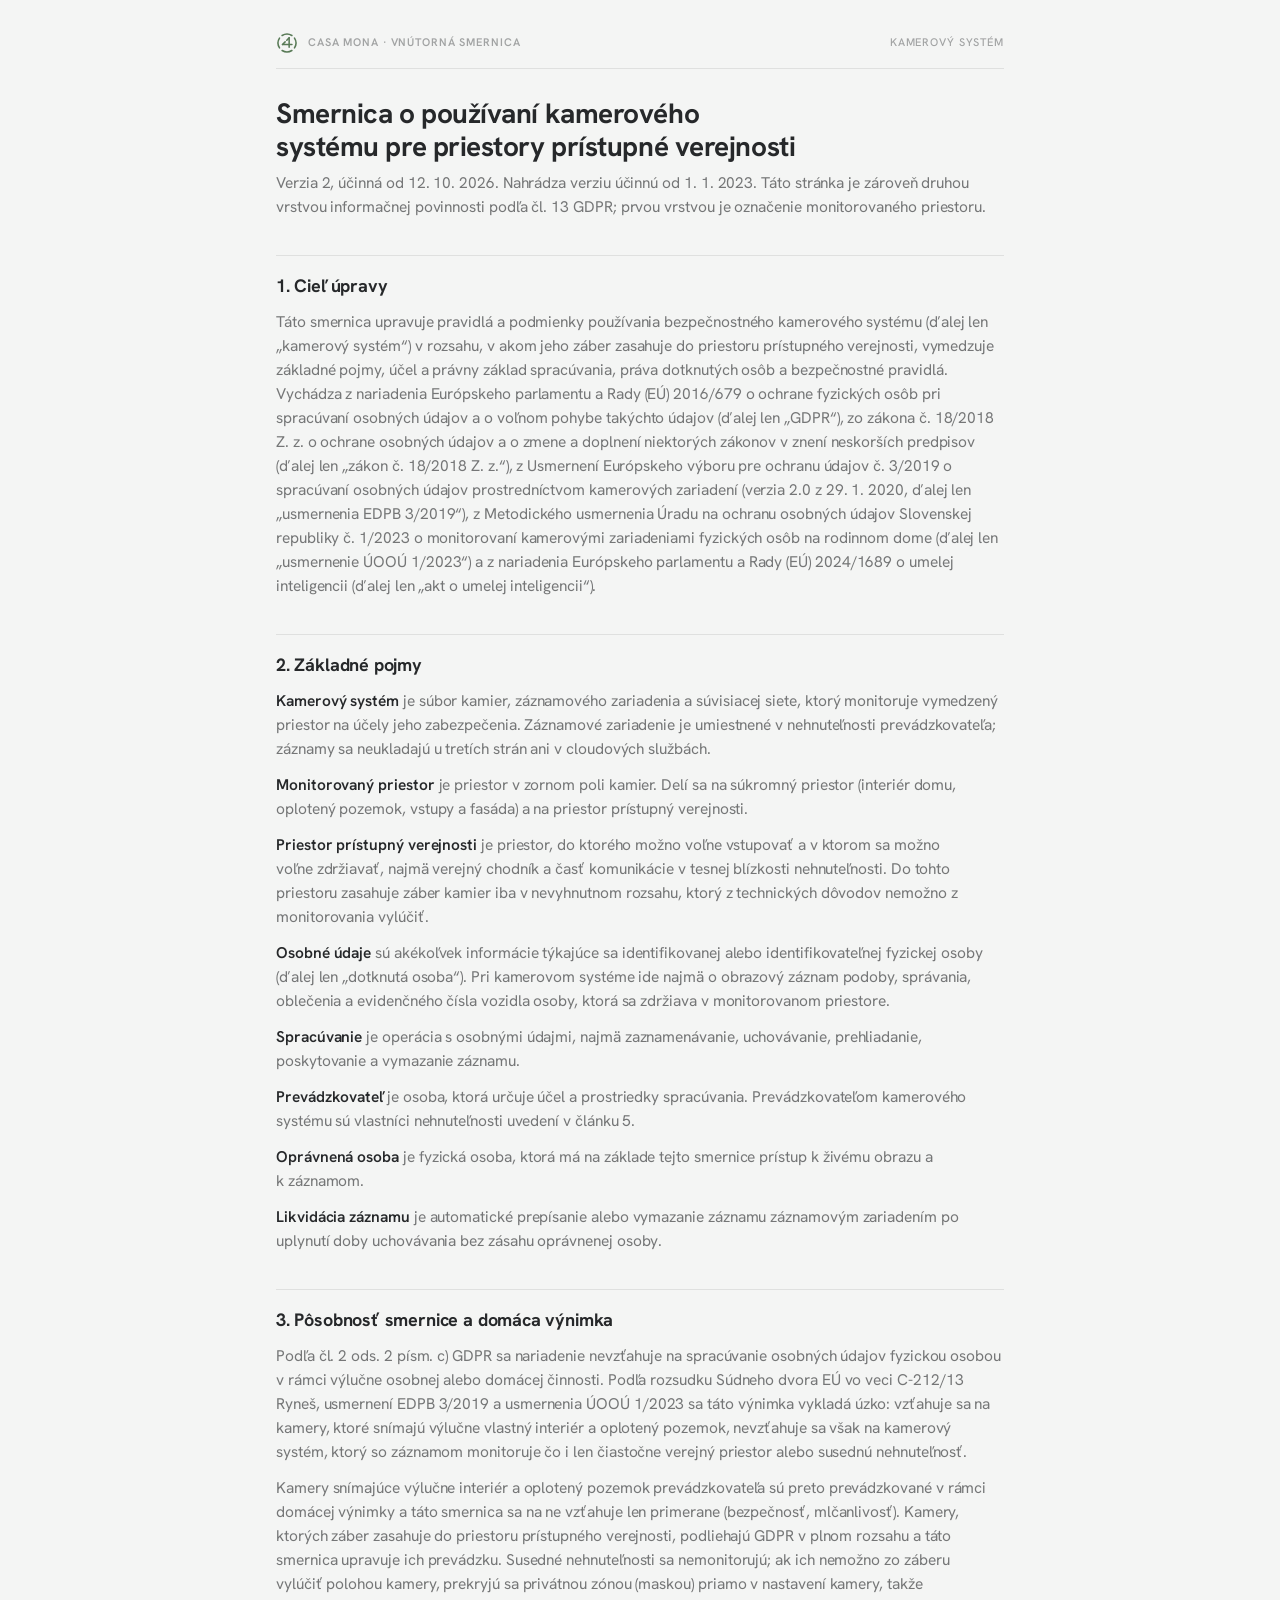
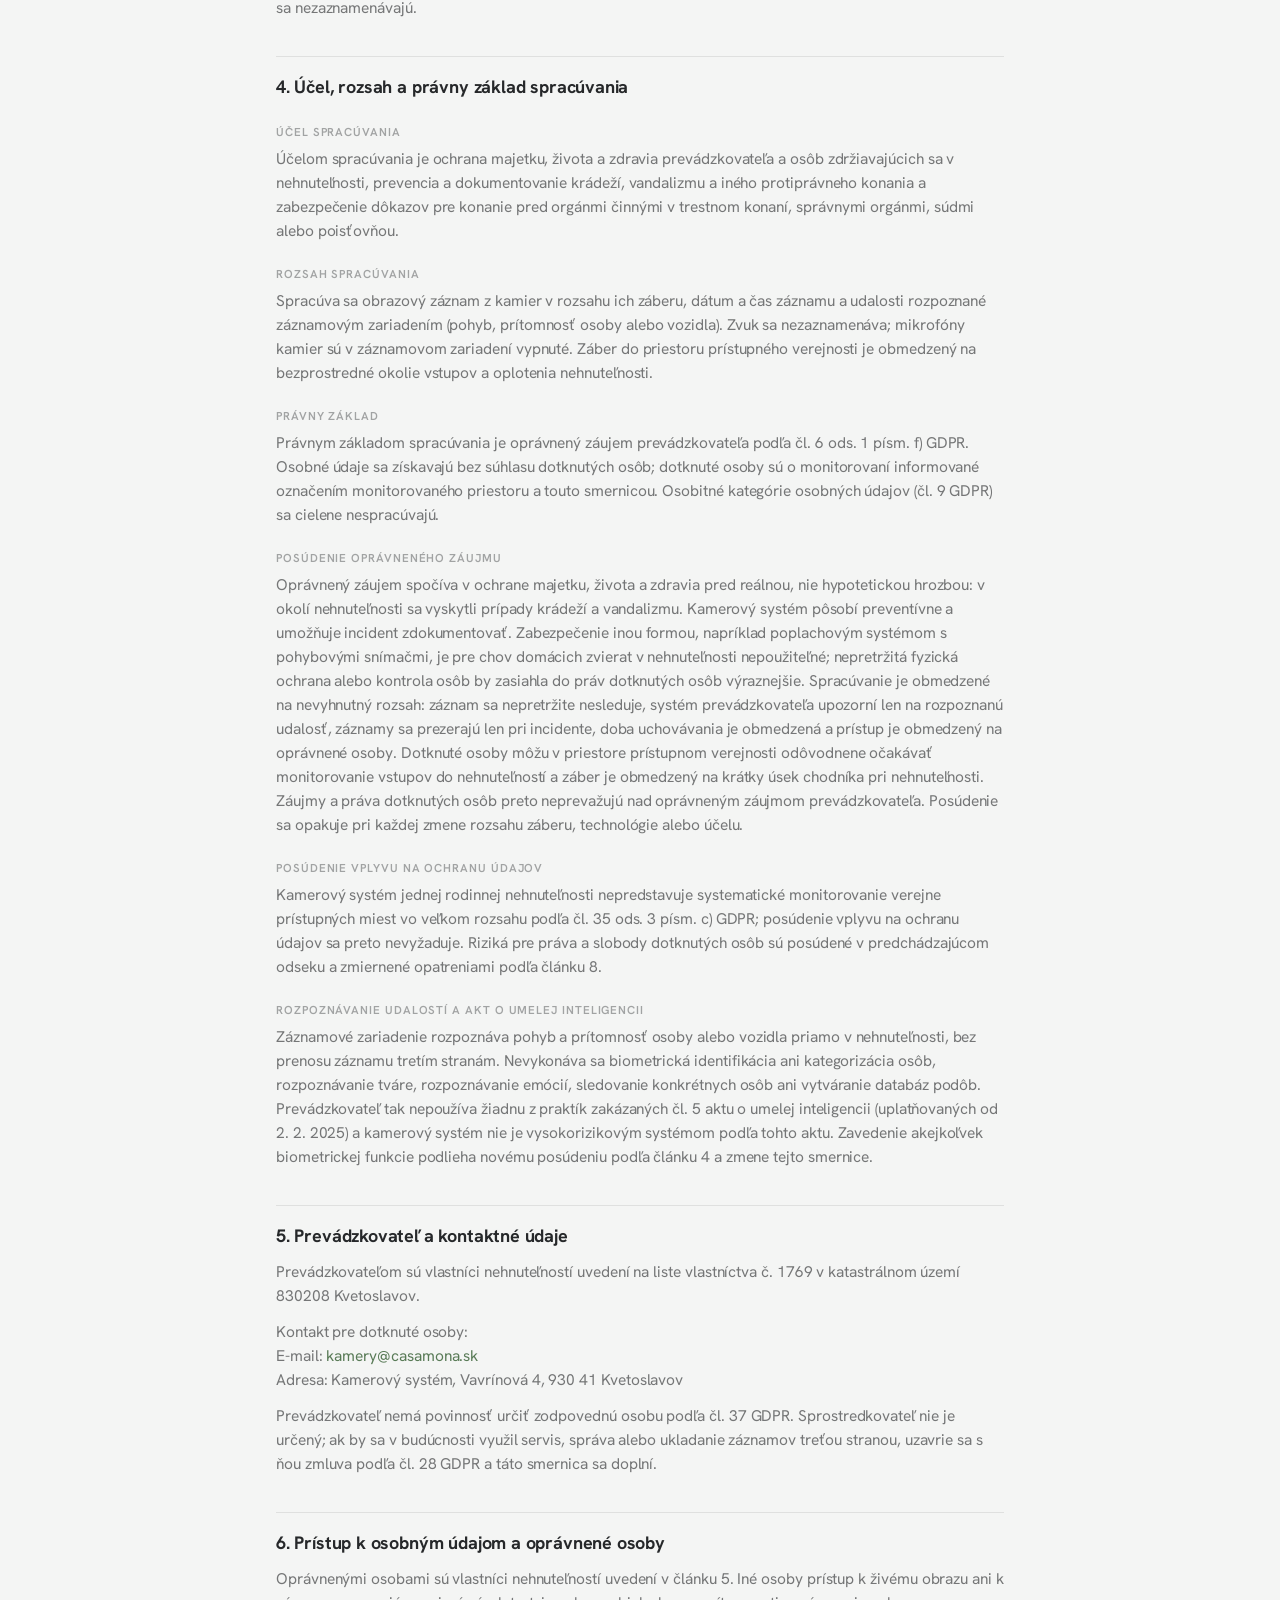
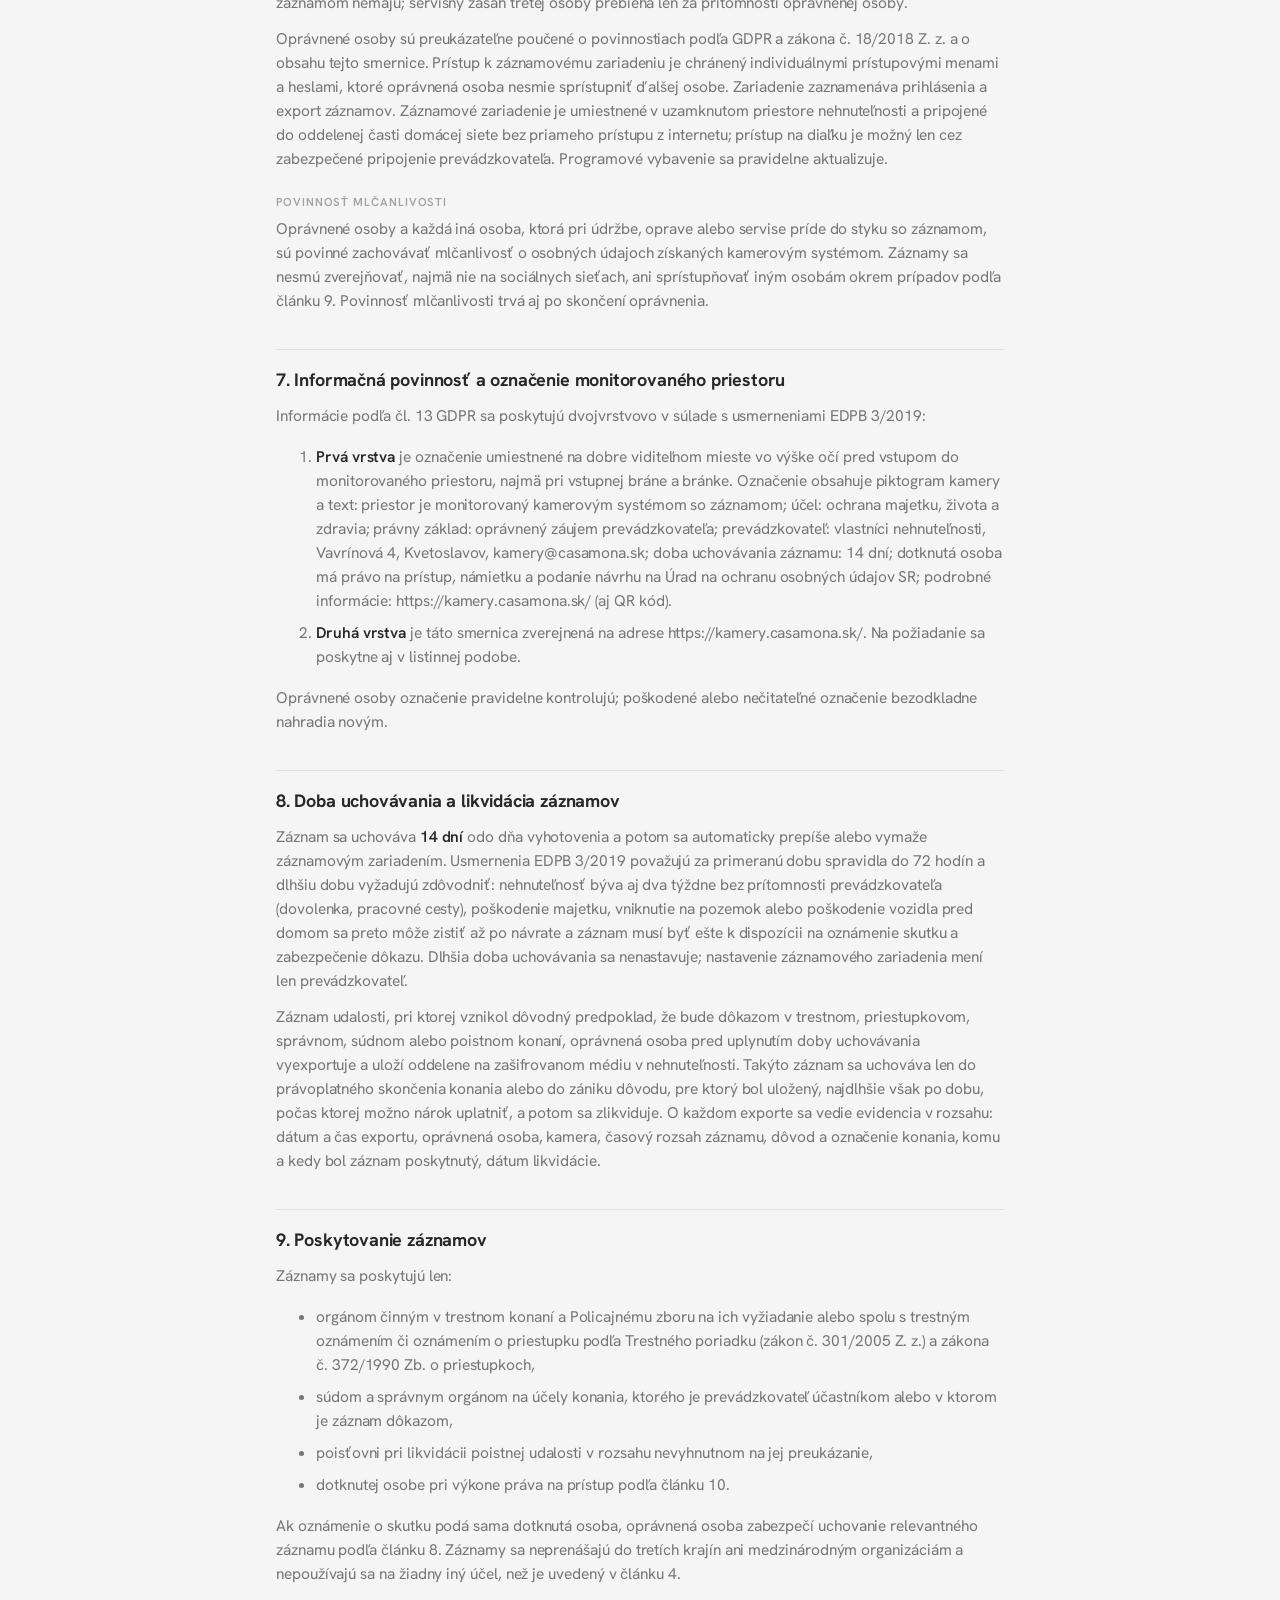
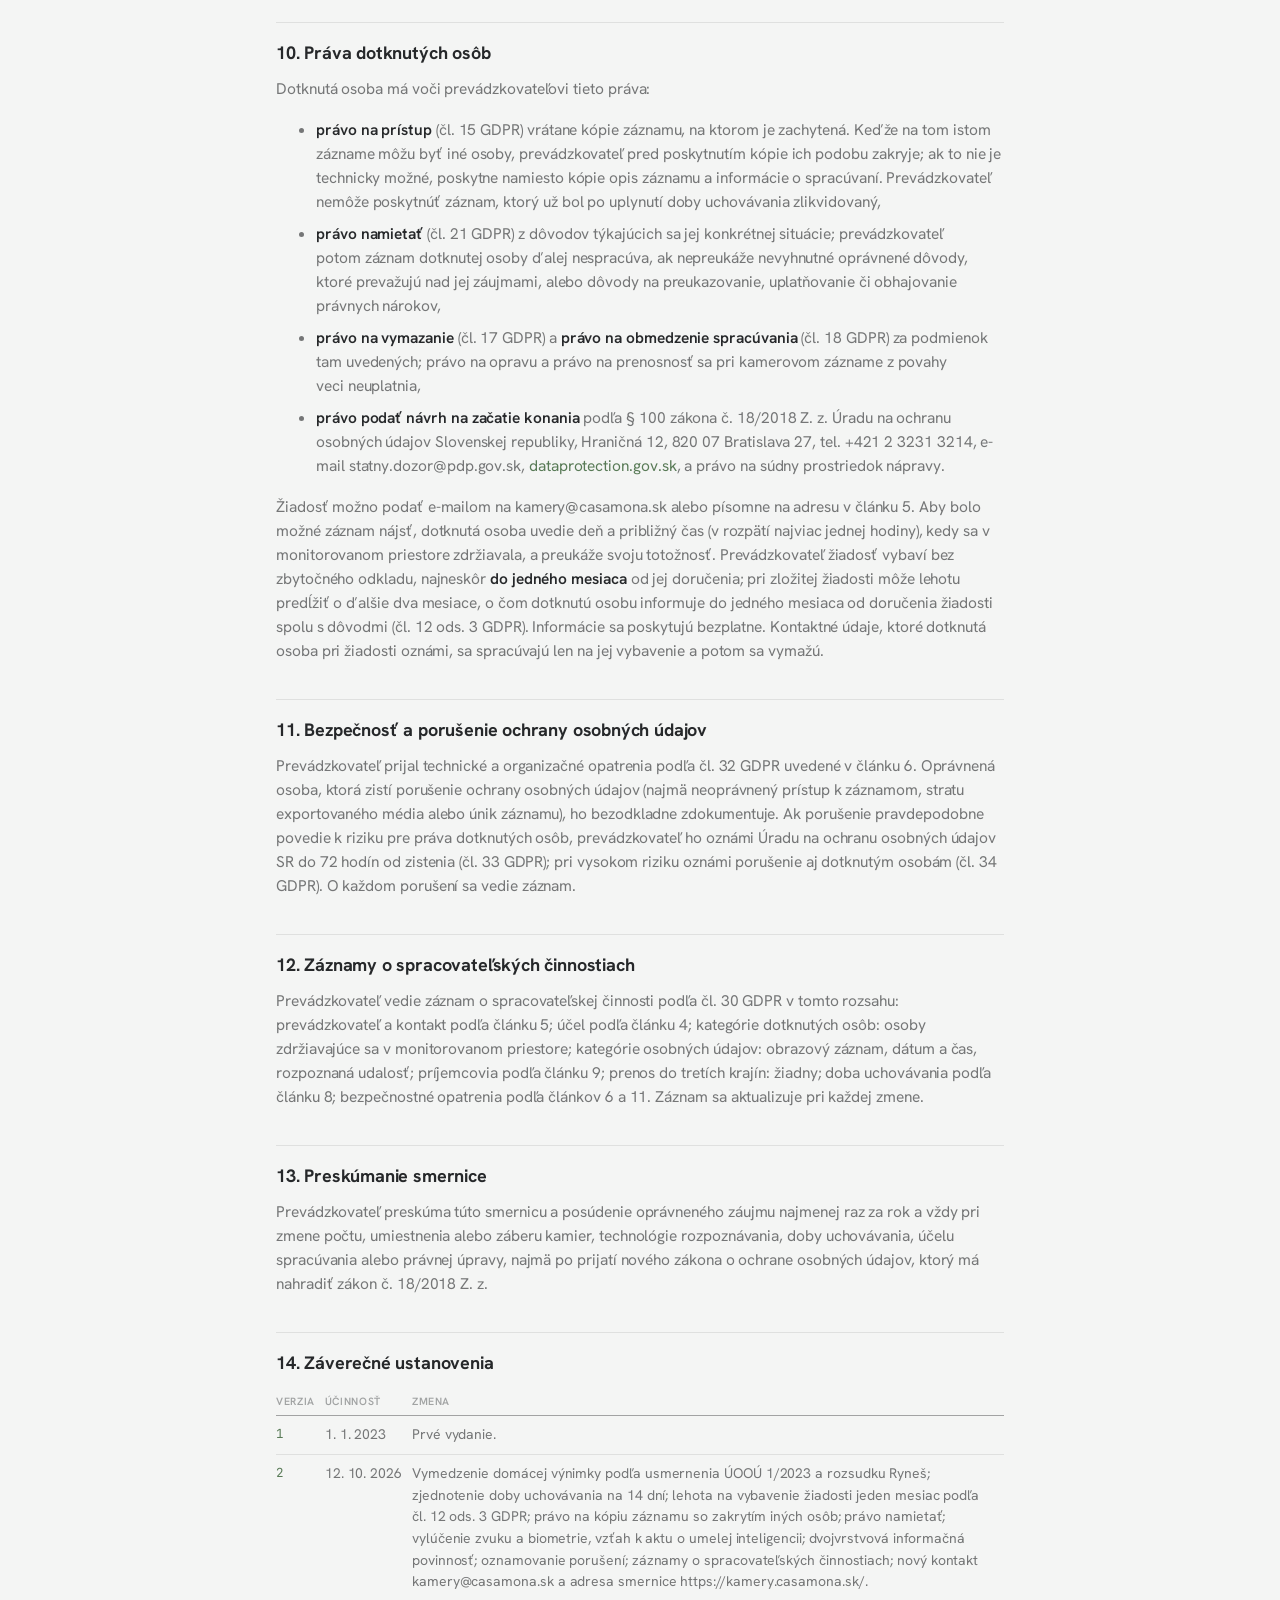
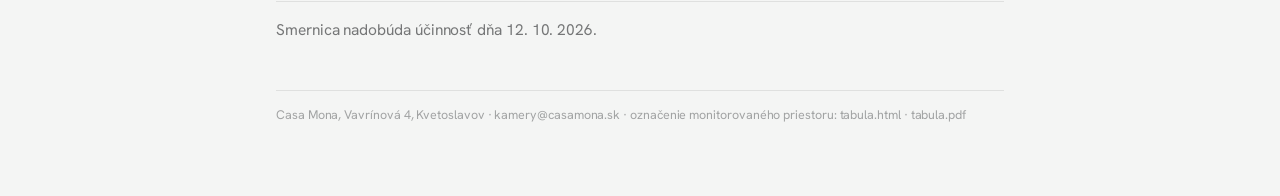
<file: index.html>
<!doctype html>
<html lang="sk">
<head>
    <meta charset="utf-8">
    <meta name="viewport" content="width=device-width, initial-scale=1">
    <title>Smernica o používaní kamerového systému pre priestory prístupné verejnosti</title>
    <link rel="stylesheet" href="casa-mona/casa-mona.css">
    <link rel="stylesheet" href="smernica.css">
  </head>
  <body>

<main class="smernica">

<header class="smernica-brand"><svg viewBox="0 0 48 48" aria-hidden="true"><g fill="none" stroke="currentColor" stroke-width="3.38" stroke-linecap="round"><path d="M34.62 40.36A19.5 19.5 0 0 1 13.38 40.36"></path><path d="M7.64 34.62A19.5 19.5 0 0 1 7.64 13.38"></path><path d="M13.38 7.64A19.5 19.5 0 0 1 34.62 7.64"></path><path d="M40.36 13.38A19.5 19.5 0 0 1 40.36 34.62"></path></g><g fill="none" stroke="currentColor" stroke-width="4.68" stroke-linecap="round" stroke-linejoin="round" transform="translate(24 24) scale(0.72) translate(-24 -24)"><path d="M30.5 8.5 23.3 15.7"></path><path d="M18.3 20.7 10.5 28.5"></path><path d="M10.5 28.5H39"></path><path d="M30.5 8.5V37"></path></g></svg><span>Casa Mona · Vnútorná smernica</span><span>Kamerový systém</span></header>

<h1>Smernica o používaní kamerového systému pre priestory prístupné verejnosti</h1>

<p class="smernica-meta">Verzia 2, účinná od 12. 10. 2026. Nahrádza verziu účinnú od 1. 1. 2023. Táto stránka je zároveň
druhou vrstvou informačnej povinnosti podľa čl. 13 GDPR; prvou vrstvou je označenie monitorovaného priestoru.</p>

<h2>1. Cieľ úpravy</h2>

<p>Táto smernica upravuje pravidlá a podmienky používania bezpečnostného kamerového systému (ďalej len „kamerový systém“)
v rozsahu, v akom jeho záber zasahuje do priestoru prístupného verejnosti, vymedzuje základné pojmy, účel a právny základ
spracúvania, práva dotknutých osôb a bezpečnostné pravidlá. Vychádza z nariadenia Európskeho parlamentu a Rady (EÚ) 2016/679
o ochrane fyzických osôb pri spracúvaní osobných údajov a o voľnom pohybe takýchto údajov (ďalej len „GDPR“), zo zákona
č. 18/2018 Z. z. o ochrane osobných údajov a o zmene a doplnení niektorých zákonov v znení neskorších predpisov (ďalej len
„zákon č. 18/2018 Z. z.“), z Usmernení Európskeho výboru pre ochranu údajov č. 3/2019 o spracúvaní osobných údajov
prostredníctvom kamerových zariadení (verzia 2.0 z 29. 1. 2020, ďalej len „usmernenia EDPB 3/2019“), z Metodického usmernenia
Úradu na ochranu osobných údajov Slovenskej republiky č. 1/2023 o monitorovaní kamerovými zariadeniami fyzických osôb na
rodinnom dome (ďalej len „usmernenie ÚOOÚ 1/2023“) a z nariadenia Európskeho parlamentu a Rady (EÚ) 2024/1689 o umelej
inteligencii (ďalej len „akt o umelej inteligencii“).</p>

<h2>2. Základné pojmy</h2>

<p><strong>Kamerový systém</strong> je súbor kamier, záznamového zariadenia a súvisiacej siete, ktorý monitoruje vymedzený
priestor na účely jeho zabezpečenia. Záznamové zariadenie je umiestnené v nehnuteľnosti prevádzkovateľa; záznamy sa
neukladajú u tretích strán ani v cloudových službách.</p>

<p><strong>Monitorovaný priestor</strong> je priestor v zornom poli kamier. Delí sa na súkromný priestor (interiér domu,
oplotený pozemok, vstupy a fasáda) a na priestor prístupný verejnosti.</p>

<p><strong>Priestor prístupný verejnosti</strong> je priestor, do ktorého možno voľne vstupovať a v ktorom sa možno voľne
zdržiavať, najmä verejný chodník a časť komunikácie v tesnej blízkosti nehnuteľnosti. Do tohto priestoru zasahuje záber
kamier iba v nevyhnutnom rozsahu, ktorý z technických dôvodov nemožno z monitorovania vylúčiť.</p>

<p><strong>Osobné údaje</strong> sú akékoľvek informácie týkajúce sa identifikovanej alebo identifikovateľnej fyzickej osoby
(ďalej len „dotknutá osoba“). Pri kamerovom systéme ide najmä o obrazový záznam podoby, správania, oblečenia a evidenčného
čísla vozidla osoby, ktorá sa zdržiava v monitorovanom priestore.</p>

<p><strong>Spracúvanie</strong> je operácia s osobnými údajmi, najmä zaznamenávanie, uchovávanie, prehliadanie, poskytovanie
a vymazanie záznamu.</p>

<p><strong>Prevádzkovateľ</strong> je osoba, ktorá určuje účel a prostriedky spracúvania. Prevádzkovateľom kamerového systému
sú vlastníci nehnuteľnosti uvedení v článku 5.</p>

<p><strong>Oprávnená osoba</strong> je fyzická osoba, ktorá má na základe tejto smernice prístup k živému obrazu a k záznamom.</p>

<p><strong>Likvidácia záznamu</strong> je automatické prepísanie alebo vymazanie záznamu záznamovým zariadením po uplynutí
doby uchovávania bez zásahu oprávnenej osoby.</p>

<h2>3. Pôsobnosť smernice a domáca výnimka</h2>

<p>Podľa čl. 2 ods. 2 písm. c) GDPR sa nariadenie nevzťahuje na spracúvanie osobných údajov fyzickou osobou v rámci výlučne
osobnej alebo domácej činnosti. Podľa rozsudku Súdneho dvora EÚ vo veci C-212/13 Ryneš, usmernení EDPB 3/2019 a usmernenia
ÚOOÚ 1/2023 sa táto výnimka vykladá úzko: vzťahuje sa na kamery, ktoré snímajú výlučne vlastný interiér a oplotený pozemok,
nevzťahuje sa však na kamerový systém, ktorý so záznamom monitoruje čo i len čiastočne verejný priestor alebo susednú
nehnuteľnosť.</p>

<p>Kamery snímajúce výlučne interiér a oplotený pozemok prevádzkovateľa sú preto prevádzkované v rámci domácej výnimky
a táto smernica sa na ne vzťahuje len primerane (bezpečnosť, mlčanlivosť). Kamery, ktorých záber zasahuje do priestoru
prístupného verejnosti, podliehajú GDPR v plnom rozsahu a táto smernica upravuje ich prevádzku. Susedné nehnuteľnosti sa
nemonitorujú; ak ich nemožno zo záberu vylúčiť polohou kamery, prekryjú sa privátnou zónou (maskou) priamo v nastavení
kamery, takže sa nezaznamenávajú.</p>

<h2>4. Účel, rozsah a právny základ spracúvania</h2>

<h3>Účel spracúvania</h3>

<p>Účelom spracúvania je ochrana majetku, života a zdravia prevádzkovateľa a osôb zdržiavajúcich sa v nehnuteľnosti,
prevencia a dokumentovanie krádeží, vandalizmu a iného protiprávneho konania a zabezpečenie dôkazov pre konanie pred
orgánmi činnými v trestnom konaní, správnymi orgánmi, súdmi alebo poisťovňou.</p>

<h3>Rozsah spracúvania</h3>

<p>Spracúva sa obrazový záznam z kamier v rozsahu ich záberu, dátum a čas záznamu a udalosti rozpoznané záznamovým
zariadením (pohyb, prítomnosť osoby alebo vozidla). Zvuk sa nezaznamenáva; mikrofóny kamier sú v záznamovom zariadení
vypnuté. Záber do priestoru prístupného verejnosti je obmedzený na bezprostredné okolie vstupov a oplotenia nehnuteľnosti.</p>

<h3>Právny základ</h3>

<p>Právnym základom spracúvania je oprávnený záujem prevádzkovateľa podľa čl. 6 ods. 1 písm. f) GDPR. Osobné údaje sa
získavajú bez súhlasu dotknutých osôb; dotknuté osoby sú o monitorovaní informované označením monitorovaného priestoru
a touto smernicou. Osobitné kategórie osobných údajov (čl. 9 GDPR) sa cielene nespracúvajú.</p>

<h3>Posúdenie oprávneného záujmu</h3>

<p>Oprávnený záujem spočíva v ochrane majetku, života a zdravia pred reálnou, nie hypotetickou hrozbou: v okolí
nehnuteľnosti sa vyskytli prípady krádeží a vandalizmu. Kamerový systém pôsobí preventívne a umožňuje incident
zdokumentovať. Zabezpečenie inou formou, napríklad poplachovým systémom s pohybovými snímačmi, je pre chov domácich zvierat
v nehnuteľnosti nepoužiteľné; nepretržitá fyzická ochrana alebo kontrola osôb by zasiahla do práv dotknutých osôb výraznejšie.
Spracúvanie je obmedzené na nevyhnutný rozsah: záznam sa nepretržite nesleduje, systém prevádzkovateľa upozorní len na
rozpoznanú udalosť, záznamy sa prezerajú len pri incidente, doba uchovávania je obmedzená a prístup je obmedzený na oprávnené
osoby. Dotknuté osoby môžu v priestore prístupnom verejnosti odôvodnene očakávať monitorovanie vstupov do nehnuteľností
a záber je obmedzený na krátky úsek chodníka pri nehnuteľnosti. Záujmy a práva dotknutých osôb preto neprevažujú nad
oprávneným záujmom prevádzkovateľa. Posúdenie sa opakuje pri každej zmene rozsahu záberu, technológie alebo účelu.</p>

<h3>Posúdenie vplyvu na ochranu údajov</h3>

<p>Kamerový systém jednej rodinnej nehnuteľnosti nepredstavuje systematické monitorovanie verejne prístupných miest vo
veľkom rozsahu podľa čl. 35 ods. 3 písm. c) GDPR; posúdenie vplyvu na ochranu údajov sa preto nevyžaduje. Riziká pre práva
a slobody dotknutých osôb sú posúdené v predchádzajúcom odseku a zmiernené opatreniami podľa článku 8.</p>

<h3>Rozpoznávanie udalostí a akt o umelej inteligencii</h3>

<p>Záznamové zariadenie rozpoznáva pohyb a prítomnosť osoby alebo vozidla priamo v nehnuteľnosti, bez prenosu záznamu
tretím stranám. Nevykonáva sa biometrická identifikácia ani kategorizácia osôb, rozpoznávanie tváre, rozpoznávanie emócií,
sledovanie konkrétnych osôb ani vytváranie databáz podôb. Prevádzkovateľ tak nepoužíva žiadnu z praktík zakázaných čl. 5
aktu o umelej inteligencii (uplatňovaných od 2. 2. 2025) a kamerový systém nie je vysokorizikovým systémom podľa tohto
aktu. Zavedenie akejkoľvek biometrickej funkcie podlieha novému posúdeniu podľa článku 4 a zmene tejto smernice.</p>

<h2>5. Prevádzkovateľ a kontaktné údaje</h2>

<p>Prevádzkovateľom sú vlastníci nehnuteľností uvedení na liste vlastníctva č. 1769 v katastrálnom území 830208 Kvetoslavov.</p>

<p>Kontakt pre dotknuté osoby:<br>
E-mail: <a href="mailto:kamery@casamona.sk">kamery@casamona.sk</a><br>
Adresa: Kamerový systém, Vavrínová 4, 930 41 Kvetoslavov</p>

<p>Prevádzkovateľ nemá povinnosť určiť zodpovednú osobu podľa čl. 37 GDPR. Sprostredkovateľ nie je určený; ak by sa
v budúcnosti využil servis, správa alebo ukladanie záznamov treťou stranou, uzavrie sa s ňou zmluva podľa čl. 28 GDPR
a táto smernica sa doplní.</p>

<h2>6. Prístup k osobným údajom a oprávnené osoby</h2>

<p>Oprávnenými osobami sú vlastníci nehnuteľností uvedení v článku 5. Iné osoby prístup k živému obrazu ani k záznamom
nemajú; servisný zásah tretej osoby prebieha len za prítomnosti oprávnenej osoby.</p>

<p>Oprávnené osoby sú preukázateľne poučené o povinnostiach podľa GDPR a zákona č. 18/2018 Z. z. a o obsahu tejto smernice.
Prístup k záznamovému zariadeniu je chránený individuálnymi prístupovými menami a heslami, ktoré oprávnená osoba nesmie
sprístupniť ďalšej osobe. Zariadenie zaznamenáva prihlásenia a export záznamov. Záznamové zariadenie je umiestnené
v uzamknutom priestore nehnuteľnosti a pripojené do oddelenej časti domácej siete bez priameho prístupu z internetu; prístup
na diaľku je možný len cez zabezpečené pripojenie prevádzkovateľa. Programové vybavenie sa pravidelne aktualizuje.</p>

<h3>Povinnosť mlčanlivosti</h3>

<p>Oprávnené osoby a každá iná osoba, ktorá pri údržbe, oprave alebo servise príde do styku so záznamom, sú povinné zachovávať
mlčanlivosť o osobných údajoch získaných kamerovým systémom. Záznamy sa nesmú zverejňovať, najmä nie na sociálnych sieťach,
ani sprístupňovať iným osobám okrem prípadov podľa článku 9. Povinnosť mlčanlivosti trvá aj po skončení oprávnenia.</p>

<h2>7. Informačná povinnosť a označenie monitorovaného priestoru</h2>

<p>Informácie podľa čl. 13 GDPR sa poskytujú dvojvrstvovo v súlade s usmerneniami EDPB 3/2019:</p>

<ol>
	<li><strong>Prvá vrstva</strong> je označenie umiestnené na dobre viditeľnom mieste vo výške očí pred vstupom do
	monitorovaného priestoru, najmä pri vstupnej bráne a bránke. Označenie obsahuje piktogram kamery a text: priestor je
	monitorovaný kamerovým systémom so záznamom; účel: ochrana majetku, života a zdravia; právny základ: oprávnený záujem
	prevádzkovateľa; prevádzkovateľ: vlastníci nehnuteľnosti, Vavrínová 4, Kvetoslavov, kamery@casamona.sk; doba uchovávania
	záznamu: 14 dní; dotknutá osoba má právo na prístup, námietku a podanie návrhu na Úrad na ochranu osobných údajov SR;
	podrobné informácie: https://kamery.casamona.sk/ (aj QR kód).</li>
	<li><strong>Druhá vrstva</strong> je táto smernica zverejnená na adrese https://kamery.casamona.sk/. Na požiadanie sa
	poskytne aj v listinnej podobe.</li>
</ol>

<p>Oprávnené osoby označenie pravidelne kontrolujú; poškodené alebo nečitateľné označenie bezodkladne nahradia novým.</p>

<h2>8. Doba uchovávania a likvidácia záznamov</h2>

<p>Záznam sa uchováva <strong>14 dní</strong> odo dňa vyhotovenia a potom sa automaticky prepíše alebo vymaže záznamovým
zariadením. Usmernenia EDPB 3/2019 považujú za primeranú dobu spravidla do 72 hodín a dlhšiu dobu vyžadujú zdôvodniť:
nehnuteľnosť býva aj dva týždne bez prítomnosti prevádzkovateľa (dovolenka, pracovné cesty), poškodenie majetku, vniknutie
na pozemok alebo poškodenie vozidla pred domom sa preto môže zistiť až po návrate a záznam musí byť ešte k dispozícii na
oznámenie skutku a zabezpečenie dôkazu. Dlhšia doba uchovávania sa nenastavuje; nastavenie záznamového zariadenia mení len
prevádzkovateľ.</p>

<p>Záznam udalosti, pri ktorej vznikol dôvodný predpoklad, že bude dôkazom v trestnom, priestupkovom, správnom, súdnom
alebo poistnom konaní, oprávnená osoba pred uplynutím doby uchovávania vyexportuje a uloží oddelene na zašifrovanom
médiu v nehnuteľnosti. Takýto záznam sa uchováva len do právoplatného skončenia konania alebo do zániku dôvodu, pre ktorý
bol uložený, najdlhšie však po dobu, počas ktorej možno nárok uplatniť, a potom sa zlikviduje. O každom exporte sa vedie
evidencia v rozsahu: dátum a čas exportu, oprávnená osoba, kamera, časový rozsah záznamu, dôvod a označenie konania,
komu a kedy bol záznam poskytnutý, dátum likvidácie.</p>

<h2>9. Poskytovanie záznamov</h2>

<p>Záznamy sa poskytujú len:</p>

<ul>
	<li>orgánom činným v trestnom konaní a Policajnému zboru na ich vyžiadanie alebo spolu s trestným oznámením či oznámením
	o priestupku podľa Trestného poriadku (zákon č. 301/2005 Z. z.) a zákona č. 372/1990 Zb. o priestupkoch,</li>
	<li>súdom a správnym orgánom na účely konania, ktorého je prevádzkovateľ účastníkom alebo v ktorom je záznam dôkazom,</li>
	<li>poisťovni pri likvidácii poistnej udalosti v rozsahu nevyhnutnom na jej preukázanie,</li>
	<li>dotknutej osobe pri výkone práva na prístup podľa článku 10.</li>
</ul>

<p>Ak oznámenie o skutku podá sama dotknutá osoba, oprávnená osoba zabezpečí uchovanie relevantného záznamu podľa článku 8.
Záznamy sa neprenášajú do tretích krajín ani medzinárodným organizáciám a nepoužívajú sa na žiadny iný účel, než je
uvedený v článku 4.</p>

<h2>10. Práva dotknutých osôb</h2>

<p>Dotknutá osoba má voči prevádzkovateľovi tieto práva:</p>

<ul>
	<li><strong>právo na prístup</strong> (čl. 15 GDPR) vrátane kópie záznamu, na ktorom je zachytená. Keďže na tom istom
	zázname môžu byť iné osoby, prevádzkovateľ pred poskytnutím kópie ich podobu zakryje; ak to nie je technicky možné, poskytne
	namiesto kópie opis záznamu a informácie o spracúvaní. Prevádzkovateľ nemôže poskytnúť záznam, ktorý už bol po uplynutí
	doby uchovávania zlikvidovaný,</li>
	<li><strong>právo namietať</strong> (čl. 21 GDPR) z dôvodov týkajúcich sa jej konkrétnej situácie; prevádzkovateľ potom
	záznam dotknutej osoby ďalej nespracúva, ak nepreukáže nevyhnutné oprávnené dôvody, ktoré prevažujú nad jej záujmami,
	alebo dôvody na preukazovanie, uplatňovanie či obhajovanie právnych nárokov,</li>
	<li><strong>právo na vymazanie</strong> (čl. 17 GDPR) a <strong>právo na obmedzenie spracúvania</strong> (čl. 18 GDPR)
	za podmienok tam uvedených; právo na opravu a právo na prenosnosť sa pri kamerovom zázname z povahy veci neuplatnia,</li>
	<li><strong>právo podať návrh na začatie konania</strong> podľa § 100 zákona č. 18/2018 Z. z. Úradu na ochranu osobných
	údajov Slovenskej republiky, Hraničná 12, 820 07 Bratislava 27, tel. +421 2 3231 3214, e-mail statny.dozor@pdp.gov.sk,
	<a href="https://dataprotection.gov.sk">dataprotection.gov.sk</a>, a právo na súdny prostriedok nápravy.</li>
</ul>

<p>Žiadosť možno podať e-mailom na kamery@casamona.sk alebo písomne na adresu v článku 5. Aby bolo možné záznam nájsť,
dotknutá osoba uvedie deň a približný čas (v rozpätí najviac jednej hodiny), kedy sa v monitorovanom priestore zdržiavala,
a preukáže svoju totožnosť. Prevádzkovateľ žiadosť vybaví bez zbytočného odkladu, najneskôr <strong>do jedného mesiaca</strong>
od jej doručenia; pri zložitej žiadosti môže lehotu predĺžiť o ďalšie dva mesiace, o čom dotknutú osobu informuje do jedného
mesiaca od doručenia žiadosti spolu s dôvodmi (čl. 12 ods. 3 GDPR). Informácie sa poskytujú bezplatne. Kontaktné údaje, ktoré
dotknutá osoba pri žiadosti oznámi, sa spracúvajú len na jej vybavenie a potom sa vymažú.</p>

<h2>11. Bezpečnosť a porušenie ochrany osobných údajov</h2>

<p>Prevádzkovateľ prijal technické a organizačné opatrenia podľa čl. 32 GDPR uvedené v článku 6. Oprávnená osoba, ktorá
zistí porušenie ochrany osobných údajov (najmä neoprávnený prístup k záznamom, stratu exportovaného média alebo únik
záznamu), ho bezodkladne zdokumentuje. Ak porušenie pravdepodobne povedie k riziku pre práva dotknutých osôb, prevádzkovateľ
ho oznámi Úradu na ochranu osobných údajov SR do 72 hodín od zistenia (čl. 33 GDPR); pri vysokom riziku oznámi porušenie aj
dotknutým osobám (čl. 34 GDPR). O každom porušení sa vedie záznam.</p>

<h2>12. Záznamy o spracovateľských činnostiach</h2>

<p>Prevádzkovateľ vedie záznam o spracovateľskej činnosti podľa čl. 30 GDPR v tomto rozsahu: prevádzkovateľ a kontakt podľa
článku 5; účel podľa článku 4; kategórie dotknutých osôb: osoby zdržiavajúce sa v monitorovanom priestore; kategórie osobných
údajov: obrazový záznam, dátum a čas, rozpoznaná udalosť; príjemcovia podľa článku 9; prenos do tretích krajín: žiadny; doba
uchovávania podľa článku 8; bezpečnostné opatrenia podľa článkov 6 a 11. Záznam sa aktualizuje pri každej zmene.</p>

<h2>13. Preskúmanie smernice</h2>

<p>Prevádzkovateľ preskúma túto smernicu a posúdenie oprávneného záujmu najmenej raz za rok a vždy pri zmene počtu, umiestnenia
alebo záberu kamier, technológie rozpoznávania, doby uchovávania, účelu spracúvania alebo právnej úpravy, najmä po prijatí
nového zákona o ochrane osobných údajov, ktorý má nahradiť zákon č. 18/2018 Z. z.</p>

<h2>14. Záverečné ustanovenia</h2>

<table>
	<thead><tr><th>Verzia</th><th>Účinnosť</th><th>Zmena</th></tr></thead>
	<tbody>
		<tr><td>1</td><td>1. 1. 2023</td><td>Prvé vydanie.</td></tr>
		<tr><td>2</td><td>12. 10. 2026</td><td>Vymedzenie domácej výnimky podľa usmernenia ÚOOÚ 1/2023 a rozsudku Ryneš;
		zjednotenie doby uchovávania na 14 dní; lehota na vybavenie žiadosti jeden mesiac podľa čl. 12 ods. 3 GDPR; právo na
		kópiu záznamu so zakrytím iných osôb; právo namietať; vylúčenie zvuku a biometrie, vzťah k aktu o umelej inteligencii;
		dvojvrstvová informačná povinnosť; oznamovanie porušení; záznamy o spracovateľských činnostiach; nový kontakt
		kamery@casamona.sk a adresa smernice https://kamery.casamona.sk/.</td></tr>
	</tbody>
</table>

<p>Smernica nadobúda účinnosť dňa 12. 10. 2026.</p>

<footer class="smernica-footer">Casa Mona, Vavrínová 4, Kvetoslavov · <a href="mailto:kamery@casamona.sk">kamery@casamona.sk</a> · označenie monitorovaného priestoru: <a href="tabula.html">tabula.html</a> · <a href="tabula.pdf">tabula.pdf</a></footer>

</main>
  </body>
</html>
</file>
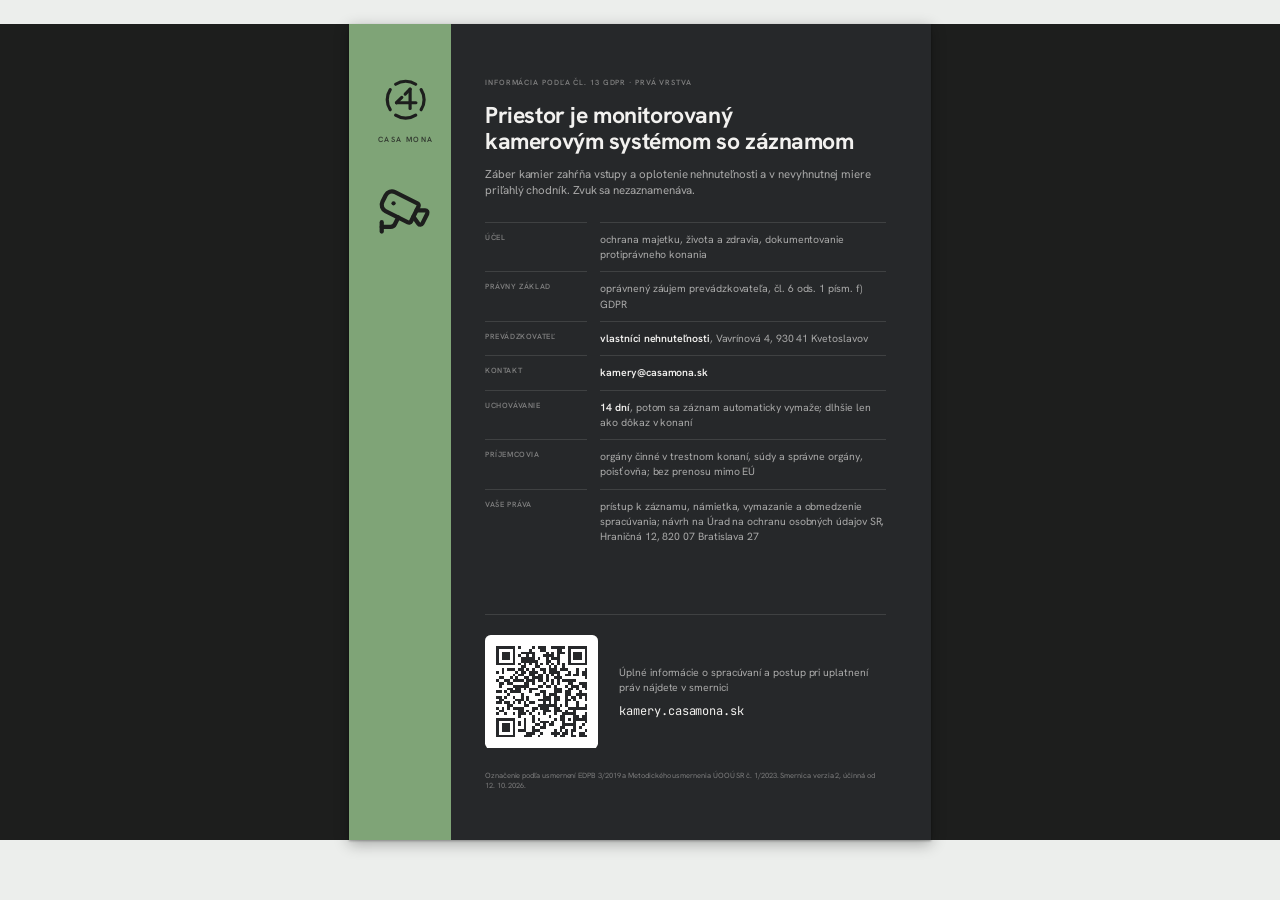
<file: tabula.html>
<!doctype html>
<html lang="sk" data-theme="dark">
<head>
    <meta charset="utf-8">
    <meta name="viewport" content="width=device-width, initial-scale=1">
    <title>Priestor monitorovaný kamerovým systémom — označenie</title>
    <link rel="stylesheet" href="casa-mona/casa-mona.css">
    <link rel="stylesheet" href="tabula.css">
</head>
<body>

<main class="tabula">
<aside class="tabula-pruh">
<svg class="logo" viewBox="0 0 48 48" aria-hidden="true"><g fill="none" stroke="currentColor" stroke-width="3.38" stroke-linecap="round"><path d="M34.62 40.36A19.5 19.5 0 0 1 13.38 40.36"></path><path d="M7.64 34.62A19.5 19.5 0 0 1 7.64 13.38"></path><path d="M13.38 7.64A19.5 19.5 0 0 1 34.62 7.64"></path><path d="M40.36 13.38A19.5 19.5 0 0 1 40.36 34.62"></path></g><g fill="none" stroke="currentColor" stroke-width="4.68" stroke-linecap="round" stroke-linejoin="round" transform="translate(24 24) scale(0.72) translate(-24 -24)"><path d="M30.5 8.5 23.3 15.7"></path><path d="M18.3 20.7 10.5 28.5"></path><path d="M10.5 28.5H39"></path><path d="M30.5 8.5V37"></path></g></svg>
<span class="znacka">Casa Mona</span>
<svg class="pikto" viewBox="0 0 24 24" fill="none" stroke="currentColor" stroke-width="1.8" stroke-linecap="round" stroke-linejoin="round" role="img" aria-label="Kamerový systém"><path d="M16.75 12h3.632a1 1 0 0 1 .894 1.447l-2.034 4.069a1 1 0 0 1-1.708.134l-2.124-2.97"/><path d="M17.106 9.053a1 1 0 0 1 .447 1.341l-3.106 6.211a1 1 0 0 1-1.342.447L3.61 12.3a2.92 2.92 0 0 1-1.3-3.91L3.69 5.6a2.92 2.92 0 0 1 3.92-1.3z"/><path d="M2 19h3.76a2 2 0 0 0 1.8-1.1L9 15"/><path d="M2 21v-4"/><path d="M7 9h.01"/></svg>
</aside>
<div class="tabula-obsah">
<p class="tabula-eyebrow">Informácia podľa čl. 13 GDPR · prvá vrstva</p>
<h1>Priestor je monitorovaný kamerovým systémom so záznamom</h1>
<p class="tabula-sub">Záber kamier zahŕňa vstupy a oplotenie nehnuteľnosti a v nevyhnutnej miere priľahlý chodník. Zvuk sa nezaznamenáva.</p>
<dl>
<dt>Účel</dt><dd>ochrana majetku, života a zdravia, dokumentovanie protiprávneho konania</dd>
<dt>Právny základ</dt><dd>oprávnený záujem prevádzkovateľa, čl. 6 ods. 1 písm. f) GDPR</dd>
<dt>Prevádzkovateľ</dt><dd><b>vlastníci nehnuteľnosti</b>, Vavrínová 4, 930 41 Kvetoslavov</dd>
<dt>Kontakt</dt><dd><b>kamery@casamona.sk</b></dd>
<dt>Uchovávanie</dt><dd><b>14 dní</b>, potom sa záznam automaticky vymaže; dlhšie len ako dôkaz v konaní</dd>
<dt>Príjemcovia</dt><dd>orgány činné v trestnom konaní, súdy a správne orgány, poisťovňa; bez prenosu mimo EÚ</dd>
<dt>Vaše práva</dt><dd>prístup k záznamu, námietka, vymazanie a obmedzenie spracúvania; návrh na Úrad na ochranu osobných údajov SR, Hraničná 12, 820 07 Bratislava 27</dd>
</dl>
<div class="tabula-qr">
<svg viewBox="0 0 41 41" shape-rendering="crispEdges" role="img" aria-label="QR kód s adresou smernice"><path fill="#FFFFFF" d="M0 0h41v41H0z"/><path stroke="#26282A" d="M4 4.5h7m1 0h1m4 0h1m1 0h3m2 0h5m1 0h7M4 5.5h1m5 0h1m5 0h1m3 0h2m4 0h2m2 0h1m5 0h1M4 6.5h1m1 0h3m1 0h1m2 0h5m4 0h1m1 0h1m1 0h3m1 0h1m1 0h3m1 0h1M4 7.5h1m1 0h3m1 0h1m1 0h1m2 0h1m1 0h1m3 0h4m1 0h1m3 0h1m1 0h3m1 0h1M4 8.5h1m1 0h3m1 0h1m2 0h5m1 0h1m2 0h1m1 0h3m3 0h1m1 0h3m1 0h1M4 9.5h1m5 0h1m2 0h6m3 0h2m2 0h1m3 0h1m5 0h1M4 10.5h7m1 0h1m1 0h1m1 0h1m1 0h1m1 0h1m1 0h1m1 0h1m1 0h1m1 0h1m1 0h7M13 11.5h2m3 0h2m3 0h1m1 0h1m2 0h1M6 12.5h1m1 0h3m1 0h2m1 0h1m1 0h1m2 0h2m1 0h3m1 0h3m3 0h1m2 0h1M4 13.5h1m1 0h1m4 0h1m1 0h2m1 0h3m2 0h1m1 0h4m3 0h1m2 0h1m1 0h2M10 14.5h1m1 0h2m2 0h2m1 0h2m1 0h1m1 0h1m1 0h1m2 0h2m1 0h2m1 0h2M5 15.5h2m2 0h1m1 0h1m2 0h2m1 0h4m1 0h1m2 0h3m8 0h1M4 16.5h1m2 0h2m1 0h4m1 0h3m1 0h2m1 0h1m1 0h1m1 0h1m1 0h5M5 17.5h2m1 0h2m4 0h2m1 0h1m3 0h1m2 0h1m1 0h1m3 0h2m2 0h3M5 18.5h1m4 0h6m3 0h2m1 0h2m1 0h1m3 0h1m1 0h3m1 0h2M8 19.5h2m1 0h2m1 0h1m1 0h3m6 0h3m2 0h2m1 0h1m2 0h1M4 20.5h2m1 0h1m1 0h4m3 0h1m3 0h2m3 0h3m1 0h2m3 0h1M8 21.5h1m4 0h1m4 0h2m1 0h1m1 0h3m3 0h2m2 0h4M4 22.5h2m1 0h1m2 0h1m2 0h1m1 0h1m5 0h3m1 0h2m2 0h1m1 0h2m1 0h1m1 0h1M5 23.5h2m4 0h3m1 0h1m3 0h5m1 0h2m2 0h2m1 0h1m3 0h1M4 24.5h2m1 0h2m1 0h1m1 0h1m1 0h1m1 0h2m3 0h1m1 0h1m1 0h1m3 0h1m3 0h1M8 25.5h2m4 0h2m3 0h7m1 0h1m1 0h1m3 0h1m2 0h1M4 26.5h1m1 0h1m1 0h1m1 0h4m3 0h2m1 0h3m2 0h2m3 0h7M5 27.5h2m5 0h2m1 0h1m1 0h1m3 0h3m1 0h3m1 0h1m2 0h1M4 28.5h1m2 0h1m2 0h1m1 0h3m1 0h1m2 0h1m1 0h1m3 0h1m2 0h5m3 0h1M12 29.5h1m4 0h1m5 0h1m3 0h2m3 0h2m1 0h2M4 30.5h7m3 0h1m2 0h1m1 0h1m5 0h1m1 0h2m1 0h1m1 0h5M4 31.5h1m5 0h1m1 0h1m1 0h1m2 0h1m2 0h3m1 0h1m3 0h1m3 0h1m3 0h1M4 32.5h1m1 0h3m1 0h1m1 0h1m1 0h1m3 0h2m1 0h1m1 0h2m3 0h5m2 0h1M4 33.5h1m1 0h3m1 0h1m3 0h1m2 0h1m2 0h2m5 0h2m3 0h1m1 0h1M4 34.5h1m1 0h3m1 0h1m1 0h3m2 0h3m5 0h1m1 0h1m1 0h1m1 0h2m3 0h1M4 35.5h1m5 0h1m4 0h3m2 0h1m3 0h3m1 0h2m1 0h1m2 0h2M4 36.5h7m3 0h3m2 0h1m5 0h1m1 0h2m2 0h2m1 0h3"/></svg>
<p>Úplné informácie o spracúvaní a postup pri uplatnení práv nájdete v smernici<span class="url">kamery.casamona.sk</span></p>
</div>
<p class="tabula-pata">Označenie podľa usmernení EDPB 3/2019 a Metodického usmernenia ÚOOÚ SR č. 1/2023. Smernica verzia 2, účinná od 12. 10. 2026.</p>
</div>
</main>

</body>
</html>
</file>
<file: casa-mona/casa-mona.css>
@font-face{font-family:Hanken Grotesk Variable;font-style:normal;font-display:swap;font-weight:100 900;src:url("./pisma/hanken-grotesk-cyrillic-ext-wght-normal.woff2") format("woff2-variations");unicode-range:U+0460-052F,U+1C80-1C8A,U+20B4,U+2DE0-2DFF,U+A640-A69F,U+FE2E-FE2F}@font-face{font-family:Hanken Grotesk Variable;font-style:normal;font-display:swap;font-weight:100 900;src:url("./pisma/hanken-grotesk-vietnamese-wght-normal.woff2") format("woff2-variations");unicode-range:U+0102-0103,U+0110-0111,U+0128-0129,U+0168-0169,U+01A0-01A1,U+01AF-01B0,U+0300-0301,U+0303-0304,U+0308-0309,U+0323,U+0329,U+1EA0-1EF9,U+20AB}@font-face{font-family:Hanken Grotesk Variable;font-style:normal;font-display:swap;font-weight:100 900;src:url("./pisma/hanken-grotesk-latin-ext-wght-normal.woff2") format("woff2-variations");unicode-range:U+0100-02BA,U+02BD-02C5,U+02C7-02CC,U+02CE-02D7,U+02DD-02FF,U+0304,U+0308,U+0329,U+1D00-1DBF,U+1E00-1E9F,U+1EF2-1EFF,U+2020,U+20A0-20AB,U+20AD-20C0,U+2113,U+2C60-2C7F,U+A720-A7FF}@font-face{font-family:Hanken Grotesk Variable;font-style:normal;font-display:swap;font-weight:100 900;src:url("./pisma/hanken-grotesk-latin-wght-normal.woff2") format("woff2-variations");unicode-range:U+0000-00FF,U+0131,U+0152-0153,U+02BB-02BC,U+02C6,U+02DA,U+02DC,U+0304,U+0308,U+0329,U+2000-206F,U+20AC,U+2122,U+2191,U+2193,U+2212,U+2215,U+FEFF,U+FFFD}@font-face{font-family:Hanken Grotesk;font-style:normal;font-display:swap;font-weight:100 900;src:url("./pisma/hanken-grotesk-cyrillic-ext-wght-normal.woff2") format("woff2-variations");unicode-range:U+0460-052F,U+1C80-1C8A,U+20B4,U+2DE0-2DFF,U+A640-A69F,U+FE2E-FE2F}@font-face{font-family:Hanken Grotesk;font-style:normal;font-display:swap;font-weight:100 900;src:url("./pisma/hanken-grotesk-vietnamese-wght-normal.woff2") format("woff2-variations");unicode-range:U+0102-0103,U+0110-0111,U+0128-0129,U+0168-0169,U+01A0-01A1,U+01AF-01B0,U+0300-0301,U+0303-0304,U+0308-0309,U+0323,U+0329,U+1EA0-1EF9,U+20AB}@font-face{font-family:Hanken Grotesk;font-style:normal;font-display:swap;font-weight:100 900;src:url("./pisma/hanken-grotesk-latin-ext-wght-normal.woff2") format("woff2-variations");unicode-range:U+0100-02BA,U+02BD-02C5,U+02C7-02CC,U+02CE-02D7,U+02DD-02FF,U+0304,U+0308,U+0329,U+1D00-1DBF,U+1E00-1E9F,U+1EF2-1EFF,U+2020,U+20A0-20AB,U+20AD-20C0,U+2113,U+2C60-2C7F,U+A720-A7FF}@font-face{font-family:Hanken Grotesk;font-style:normal;font-display:swap;font-weight:100 900;src:url("./pisma/hanken-grotesk-latin-wght-normal.woff2") format("woff2-variations");unicode-range:U+0000-00FF,U+0131,U+0152-0153,U+02BB-02BC,U+02C6,U+02DA,U+02DC,U+0304,U+0308,U+0329,U+2000-206F,U+20AC,U+2122,U+2191,U+2193,U+2212,U+2215,U+FEFF,U+FFFD}@font-face{font-family:JetBrains Mono Variable;font-style:normal;font-display:swap;font-weight:100 800;src:url("./pisma/jetbrains-mono-cyrillic-ext-wght-normal.woff2") format("woff2-variations");unicode-range:U+0460-052F,U+1C80-1C8A,U+20B4,U+2DE0-2DFF,U+A640-A69F,U+FE2E-FE2F}@font-face{font-family:JetBrains Mono Variable;font-style:normal;font-display:swap;font-weight:100 800;src:url("./pisma/jetbrains-mono-cyrillic-wght-normal.woff2") format("woff2-variations");unicode-range:U+0301,U+0400-045F,U+0490-0491,U+04B0-04B1,U+2116}@font-face{font-family:JetBrains Mono Variable;font-style:normal;font-display:swap;font-weight:100 800;src:url("./pisma/jetbrains-mono-greek-wght-normal.woff2") format("woff2-variations");unicode-range:U+0370-0377,U+037A-037F,U+0384-038A,U+038C,U+038E-03A1,U+03A3-03FF}@font-face{font-family:JetBrains Mono Variable;font-style:normal;font-display:swap;font-weight:100 800;src:url("./pisma/jetbrains-mono-vietnamese-wght-normal.woff2") format("woff2-variations");unicode-range:U+0102-0103,U+0110-0111,U+0128-0129,U+0168-0169,U+01A0-01A1,U+01AF-01B0,U+0300-0301,U+0303-0304,U+0308-0309,U+0323,U+0329,U+1EA0-1EF9,U+20AB}@font-face{font-family:JetBrains Mono Variable;font-style:normal;font-display:swap;font-weight:100 800;src:url("./pisma/jetbrains-mono-latin-ext-wght-normal.woff2") format("woff2-variations");unicode-range:U+0100-02BA,U+02BD-02C5,U+02C7-02CC,U+02CE-02D7,U+02DD-02FF,U+0304,U+0308,U+0329,U+1D00-1DBF,U+1E00-1E9F,U+1EF2-1EFF,U+2020,U+20A0-20AB,U+20AD-20C0,U+2113,U+2C60-2C7F,U+A720-A7FF}@font-face{font-family:JetBrains Mono Variable;font-style:normal;font-display:swap;font-weight:100 800;src:url("./pisma/jetbrains-mono-latin-wght-normal.woff2") format("woff2-variations");unicode-range:U+0000-00FF,U+0131,U+0152-0153,U+02BB-02BC,U+02C6,U+02DA,U+02DC,U+0304,U+0308,U+0329,U+2000-206F,U+20AC,U+2122,U+2191,U+2193,U+2212,U+2215,U+FEFF,U+FFFD}@font-face{font-family:JetBrains Mono;font-style:normal;font-display:swap;font-weight:100 800;src:url("./pisma/jetbrains-mono-cyrillic-ext-wght-normal.woff2") format("woff2-variations");unicode-range:U+0460-052F,U+1C80-1C8A,U+20B4,U+2DE0-2DFF,U+A640-A69F,U+FE2E-FE2F}@font-face{font-family:JetBrains Mono;font-style:normal;font-display:swap;font-weight:100 800;src:url("./pisma/jetbrains-mono-cyrillic-wght-normal.woff2") format("woff2-variations");unicode-range:U+0301,U+0400-045F,U+0490-0491,U+04B0-04B1,U+2116}@font-face{font-family:JetBrains Mono;font-style:normal;font-display:swap;font-weight:100 800;src:url("./pisma/jetbrains-mono-greek-wght-normal.woff2") format("woff2-variations");unicode-range:U+0370-0377,U+037A-037F,U+0384-038A,U+038C,U+038E-03A1,U+03A3-03FF}@font-face{font-family:JetBrains Mono;font-style:normal;font-display:swap;font-weight:100 800;src:url("./pisma/jetbrains-mono-vietnamese-wght-normal.woff2") format("woff2-variations");unicode-range:U+0102-0103,U+0110-0111,U+0128-0129,U+0168-0169,U+01A0-01A1,U+01AF-01B0,U+0300-0301,U+0303-0304,U+0308-0309,U+0323,U+0329,U+1EA0-1EF9,U+20AB}@font-face{font-family:JetBrains Mono;font-style:normal;font-display:swap;font-weight:100 800;src:url("./pisma/jetbrains-mono-latin-ext-wght-normal.woff2") format("woff2-variations");unicode-range:U+0100-02BA,U+02BD-02C5,U+02C7-02CC,U+02CE-02D7,U+02DD-02FF,U+0304,U+0308,U+0329,U+1D00-1DBF,U+1E00-1E9F,U+1EF2-1EFF,U+2020,U+20A0-20AB,U+20AD-20C0,U+2113,U+2C60-2C7F,U+A720-A7FF}@font-face{font-family:JetBrains Mono;font-style:normal;font-display:swap;font-weight:100 800;src:url("./pisma/jetbrains-mono-latin-wght-normal.woff2") format("woff2-variations");unicode-range:U+0000-00FF,U+0131,U+0152-0153,U+02BB-02BC,U+02C6,U+02DA,U+02DC,U+0304,U+0308,U+0329,U+2000-206F,U+20AC,U+2122,U+2191,U+2193,U+2212,U+2215,U+FEFF,U+FFFD}@font-face{font-family:Montserrat Variable;font-style:normal;font-display:swap;font-weight:100 900;src:url("./pisma/montserrat-cyrillic-ext-wght-normal.woff2") format("woff2-variations");unicode-range:U+0460-052F,U+1C80-1C8A,U+20B4,U+2DE0-2DFF,U+A640-A69F,U+FE2E-FE2F}@font-face{font-family:Montserrat Variable;font-style:normal;font-display:swap;font-weight:100 900;src:url("./pisma/montserrat-cyrillic-wght-normal.woff2") format("woff2-variations");unicode-range:U+0301,U+0400-045F,U+0490-0491,U+04B0-04B1,U+2116}@font-face{font-family:Montserrat Variable;font-style:normal;font-display:swap;font-weight:100 900;src:url("./pisma/montserrat-vietnamese-wght-normal.woff2") format("woff2-variations");unicode-range:U+0102-0103,U+0110-0111,U+0128-0129,U+0168-0169,U+01A0-01A1,U+01AF-01B0,U+0300-0301,U+0303-0304,U+0308-0309,U+0323,U+0329,U+1EA0-1EF9,U+20AB}@font-face{font-family:Montserrat Variable;font-style:normal;font-display:swap;font-weight:100 900;src:url("./pisma/montserrat-latin-ext-wght-normal.woff2") format("woff2-variations");unicode-range:U+0100-02BA,U+02BD-02C5,U+02C7-02CC,U+02CE-02D7,U+02DD-02FF,U+0304,U+0308,U+0329,U+1D00-1DBF,U+1E00-1E9F,U+1EF2-1EFF,U+2020,U+20A0-20AB,U+20AD-20C0,U+2113,U+2C60-2C7F,U+A720-A7FF}@font-face{font-family:Montserrat Variable;font-style:normal;font-display:swap;font-weight:100 900;src:url("./pisma/montserrat-latin-wght-normal.woff2") format("woff2-variations");unicode-range:U+0000-00FF,U+0131,U+0152-0153,U+02BB-02BC,U+02C6,U+02DA,U+02DC,U+0304,U+0308,U+0329,U+2000-206F,U+20AC,U+2122,U+2191,U+2193,U+2212,U+2215,U+FEFF,U+FFFD}@font-face{font-family:Montserrat;font-style:normal;font-display:swap;font-weight:100 900;src:url("./pisma/montserrat-cyrillic-ext-wght-normal.woff2") format("woff2-variations");unicode-range:U+0460-052F,U+1C80-1C8A,U+20B4,U+2DE0-2DFF,U+A640-A69F,U+FE2E-FE2F}@font-face{font-family:Montserrat;font-style:normal;font-display:swap;font-weight:100 900;src:url("./pisma/montserrat-cyrillic-wght-normal.woff2") format("woff2-variations");unicode-range:U+0301,U+0400-045F,U+0490-0491,U+04B0-04B1,U+2116}@font-face{font-family:Montserrat;font-style:normal;font-display:swap;font-weight:100 900;src:url("./pisma/montserrat-vietnamese-wght-normal.woff2") format("woff2-variations");unicode-range:U+0102-0103,U+0110-0111,U+0128-0129,U+0168-0169,U+01A0-01A1,U+01AF-01B0,U+0300-0301,U+0303-0304,U+0308-0309,U+0323,U+0329,U+1EA0-1EF9,U+20AB}@font-face{font-family:Montserrat;font-style:normal;font-display:swap;font-weight:100 900;src:url("./pisma/montserrat-latin-ext-wght-normal.woff2") format("woff2-variations");unicode-range:U+0100-02BA,U+02BD-02C5,U+02C7-02CC,U+02CE-02D7,U+02DD-02FF,U+0304,U+0308,U+0329,U+1D00-1DBF,U+1E00-1E9F,U+1EF2-1EFF,U+2020,U+20A0-20AB,U+20AD-20C0,U+2113,U+2C60-2C7F,U+A720-A7FF}@font-face{font-family:Montserrat;font-style:normal;font-display:swap;font-weight:100 900;src:url("./pisma/montserrat-latin-wght-normal.woff2") format("woff2-variations");unicode-range:U+0000-00FF,U+0131,U+0152-0153,U+02BB-02BC,U+02C6,U+02DA,U+02DC,U+0304,U+0308,U+0329,U+2000-206F,U+20AC,U+2122,U+2191,U+2193,U+2212,U+2215,U+FEFF,U+FFFD}:root{--gray-25:#FBFCFB;--gray-50:#F4F5F4;--gray-100:#ECEEEC;--gray-200:#E0E2E0;--gray-300:#C8CBC8;--gray-400:#A7A5A0;--gray-500:#898781;--gray-600:#6B6964;--gray-700:#4E4D49;--gray-800:#37383A;--gray-900:#26282A;--gray-950:#1B1D1F;--ink:#26282A;--accent-200:#D1DFCD;--accent-300:#A6C29F;--accent-400:#7C9F72;--accent:#587A56;--accent-hover:#486A46;--accent-active:#3F5D3E;--accent-700:#354E33;--on-accent:#FFFFFF;--btn-bg:var(--accent);--btn-bg-hover:var(--accent-hover);--btn-bg-active:var(--accent-active);--btn-fg:#FFFFFF;--tint-accent:rgba(88,122,86,.12);--tint-accent-strong:rgba(88,122,86,.22);--state-light:#DE9E33;--state-light-fg:#9C6E1E;--tint-light:rgba(222,158,51,.16);--state-heat:#C24E2E;--tint-heat:rgba(194,78,46,.14);--state-cool:#3E7EB8;--tint-cool:rgba(62,126,184,.13);--state-media:#7E6BAE;--tint-media:rgba(126,107,174,.13);--success:#3F8A5A;--tint-success:rgba(63,138,90,.13);--warning:#C9873B;--warning-fg:#A9701F;--tint-warning:rgba(201,135,59,.15);--danger:#C2453A;--tint-danger:rgba(194,69,58,.12);--tint-danger-strong:rgba(194,69,58,.2);--info:#3E7EB8;--tint-info:rgba(62,126,184,.13);--bg-canvas:var(--gray-50);--surface-card:#FFFFFF;--surface-raised:#FFFFFF;--surface-sunken:#E8EAE8;--surface-thumb:#FFFFFF;--surface-nav:#587A56;--nav-fg-1:#FFFFFF;--nav-fg-2:rgba(255,255,255,.82);--nav-fg-3:rgba(255,255,255,.58);--nav-fg-4:rgba(255,255,255,.34);--nav-separator:rgba(255,255,255,.16);--nav-fill-1:rgba(255,255,255,.12);--nav-fill-2:rgba(255,255,255,.2);--nav-fill-3:rgba(255,255,255,.28);--fg-1:var(--ink);--fg-2:rgba(38,40,42,.62);--fg-3:rgba(38,40,42,.4);--fg-4:rgba(38,40,42,.24);--separator:rgba(38,40,42,.1);--fill-1:rgba(38,40,42,.05);--fill-2:rgba(38,40,42,.08);--fill-3:rgba(38,40,42,.13);--stroke-card:rgba(38,40,42,.24);--bars-off:var(--gray-500);--material-bar:rgba(244,245,244,.84);--scrim:rgba(21,22,24,.4);--knob:#FFFFFF}[data-theme=dark]{--ink:#F2F1EF;--accent:#7FA477;--accent-hover:#8DB285;--accent-active:#719664;--tint-accent:rgba(127,164,119,.18);--tint-accent-strong:rgba(127,164,119,.3);--btn-bg:var(--accent);--btn-bg-hover:var(--accent-hover);--btn-bg-active:var(--accent-active);--btn-fg:#1D1E1D;--state-light:#E8B04C;--state-light-fg:#E8B04C;--tint-light:rgba(232,176,76,.2);--state-heat:#D6603C;--tint-heat:rgba(214,96,60,.2);--state-cool:#5FA3DE;--tint-cool:rgba(95,163,222,.18);--state-media:#9887C6;--tint-media:rgba(152,135,198,.18);--success:#66BB84;--tint-success:rgba(102,187,132,.16);--warning:#DCA452;--warning-fg:#DCA452;--tint-warning:rgba(220,164,82,.18);--danger:#E06B5E;--tint-danger:rgba(224,107,94,.16);--tint-danger-strong:rgba(224,107,94,.28);--info:#5FA3DE;--tint-info:rgba(95,163,222,.18);--bg-canvas:#1D1E1D;--surface-card:#262726;--surface-raised:#303130;--surface-sunken:#171817;--surface-thumb:#3D3E3C;--surface-nav:#191A19;--nav-fg-1:#F2F1EF;--nav-fg-2:rgba(242,241,239,.64);--nav-fg-3:rgba(242,241,239,.42);--nav-fg-4:rgba(242,241,239,.26);--nav-separator:rgba(242,241,239,.12);--nav-fill-1:rgba(242,241,239,.06);--nav-fill-2:rgba(242,241,239,.1);--nav-fill-3:rgba(242,241,239,.15);--fg-1:#F2F1EF;--fg-2:rgba(242,241,239,.64);--fg-3:rgba(242,241,239,.42);--fg-4:rgba(242,241,239,.26);--separator:rgba(242,241,239,.12);--fill-1:rgba(242,241,239,.06);--fill-2:rgba(242,241,239,.1);--fill-3:rgba(242,241,239,.15);--stroke-card:rgba(242,241,239,.08);--bars-off:var(--gray-400);--material-bar:rgba(29,30,29,.78);--scrim:rgba(0,0,0,.5);--knob:#F2F1EF}:root{--font-ui:"Hanken Grotesk",-apple-system,BlinkMacSystemFont,"Segoe UI",sans-serif;--font-mono:"JetBrains Mono",ui-monospace,SFMono-Regular,Menlo,monospace;--font-panel:"Montserrat",var(--font-ui);--text-hero:56px;--text-large-title:34px;--text-title1:28px;--text-title2:22px;--text-title3:20px;--text-headline:17px;--text-body:17px;--text-callout:16px;--text-subhead:15px;--text-footnote:13px;--text-caption:12px;--text-caption2:11px;--text-tile-name:14px;--text-tile-state:12px;--lh-hero:1.04;--lh-large-title:1.18;--lh-title1:1.2;--lh-title2:1.25;--lh-title3:1.3;--lh-headline:1.3;--lh-body:1.45;--ls-hero:-.022em;--ls-large-title:-.016em;--ls-title1:-.014em;--ls-title2:-.012em;--ls-title3:-.01em;--ls-headline:-.006em;--ls-body:-.004em;--ls-label:.06em;--w-light:300;--w-regular:400;--w-medium:500;--w-semibold:600;--w-bold:700}:root{--sp-2:2px;--sp-4:4px;--sp-8:8px;--sp-12:12px;--sp-16:16px;--sp-20:20px;--sp-24:24px;--sp-32:32px;--sp-40:40px;--sp-48:48px;--sp-64:64px;--h-control-sm:32px;--h-control-md:40px;--h-control-lg:50px;--page-max:1200px}:root{--r-8:8px;--r-10:10px;--r-12:12px;--r-16:16px;--r-20:20px;--r-28:28px;--r-full:999px;--radius-control:10px;--radius-tile:14px;--radius-card:16px;--radius-sheet:24px;--radius-chip:999px}:root{--shadow-1:0 1px 2px rgba(21,22,24,.03),0 4px 14px rgba(21,22,24,.05);--shadow-2:0 2px 8px rgba(21,22,24,.07),0 12px 32px rgba(21,22,24,.12);--shadow-knob:0 1px 2px rgba(21,22,24,.16),0 3px 8px rgba(21,22,24,.12)}[data-theme=dark]{--shadow-1:0 1px 2px rgba(0,0,0,.28),0 4px 14px rgba(0,0,0,.3);--shadow-2:0 2px 8px rgba(0,0,0,.38),0 12px 32px rgba(0,0,0,.46);--shadow-knob:0 1px 2px rgba(0,0,0,.4),0 3px 8px rgba(0,0,0,.3)}:root{--ease-out:cubic-bezier(.25,1,.5,1);--ease-in-out:cubic-bezier(.45,0,.15,1);--ease-sheet:cubic-bezier(.32,.72,0,1);--t-fast:.12s;--t-base:.2s;--t-slow:.32s;--t-sheet:.48s;--press-scale:.97;--blur-material:saturate(1.8) blur(20px)}*,*:before,*:after{box-sizing:border-box}body{margin:0;font-family:var(--font-ui);font-size:var(--text-body);line-height:var(--lh-body);letter-spacing:var(--ls-body);background:var(--bg-canvas);color:var(--fg-1);-webkit-font-smoothing:antialiased;text-rendering:optimizeLegibility}a{color:var(--accent);text-decoration:none}a:hover{color:var(--accent-hover)}input::placeholder{color:var(--fg-3)}.no-scrollbar{scrollbar-width:none;-ms-overflow-style:none}.no-scrollbar::-webkit-scrollbar{display:none}::selection{background:var(--tint-accent-strong)}doc-page{--bg-canvas:#FFFFFF;--surface-card:#FFFFFF;--surface-raised:#FFFFFF;--surface-sunken:#F4F5F4;--surface-thumb:#FFFFFF;--material-bar:#FFFFFF}@media print{:root{--bg-canvas:#FFFFFF;--surface-card:#FFFFFF;--surface-raised:#FFFFFF;--surface-sunken:#F4F5F4;--material-bar:#FFFFFF}}.cm-button{--cm-button-bg:var(--btn-bg);--cm-button-hover:var(--btn-bg-hover);--cm-button-active:var(--btn-bg-active);--cm-button-fg:var(--btn-fg);display:inline-flex;align-items:center;justify-content:center;gap:7px;height:44px;padding:0 18px;border:none;border-radius:var(--radius-control);background:var(--cm-button-bg);color:var(--cm-button-fg);font-family:var(--font-ui);font-size:15px;font-weight:600;letter-spacing:-.006em;line-height:1;cursor:pointer;transition:background var(--t-fast) var(--ease-out),transform var(--t-fast) var(--ease-out)}.cm-button[data-size=sm]{padding:0 14px;font-size:13px;gap:6px}.cm-button[data-size=lg]{height:50px;padding:0 22px;font-size:17px;gap:8px}.cm-button svg{display:inline-flex;width:17px;height:17px;flex:none}.cm-button[data-size=sm] svg{width:15px;height:15px}.cm-button[data-size=lg] svg{width:19px;height:19px}.cm-button svg[data-icon=""]{display:none}.cm-button[data-variant=plain],.cm-button[data-variant=destructive]{--cm-button-bg:transparent;--cm-button-hover:var(--fill-1);--cm-button-active:var(--fill-2);--cm-button-fg:var(--accent)}.cm-button[data-variant=neutral]{--cm-button-bg:var(--fill-2);--cm-button-hover:var(--fill-3);--cm-button-active:var(--fill-3);--cm-button-fg:var(--fg-1)}.cm-button[data-variant=destructive]{--cm-button-fg:var(--danger);border:1px solid var(--danger)}.cm-button[data-full-width=true]{display:flex;width:100%}.cm-button:disabled{opacity:.4;cursor:default}.cm-button:not(:disabled):hover{background:var(--cm-button-hover)}.cm-button:not(:disabled):active{background:var(--cm-button-active)}.cm-button:not(:disabled):not([data-full-width=true]):active{transform:scale(var(--press-scale))}.cm-button:focus-visible{outline:2px solid var(--accent);outline-offset:3px}.cm-icon-button{display:inline-flex;align-items:center;justify-content:center;width:44px;height:44px;flex:none;border:none;border-radius:var(--radius-control);background:var(--fill-1);color:var(--fg-2);cursor:pointer;transition:background var(--t-fast) var(--ease-out),transform var(--t-fast) var(--ease-out)}.cm-icon-button svg{width:19px;height:19px;flex:none}.cm-icon-button[data-size=sm] svg{width:16px;height:16px}.cm-icon-button[data-size=lg]{width:48px;height:48px}.cm-icon-button[data-size=lg] svg{width:22px;height:22px}.cm-icon-button[data-variant=ghost]{background:transparent}.cm-icon-button:not(:disabled):hover{background:var(--fill-2)}.cm-icon-button:not(:disabled):active{transform:scale(var(--press-scale))}.cm-icon-button:disabled{opacity:.4;cursor:default}.cm-icon-button:focus-visible{outline:2px solid var(--accent);outline-offset:3px}.cm-camera-player,.cm-camera-viewer{background:#000;color:#fff;border-radius:var(--radius-card);overflow:hidden;font-family:var(--font-ui)}.cm-camera-image{position:relative;aspect-ratio:16/9}.cm-camera-placeholder{position:absolute;inset:0;display:grid;place-items:center;color:#ffffff47;font-size:13px}.cm-camera-top{position:absolute;inset-inline:0;inset-block-start:0;display:flex;align-items:center;gap:8px;padding:8px 12px;background:#00000073}.cm-camera-name{flex:1;font-size:15px;font-weight:600;letter-spacing:-.006em}.cm-camera-viewer .cm-camera-name{overflow:hidden;white-space:nowrap;text-overflow:ellipsis}.cm-camera-date{font-size:12px;color:#ffffffb8}.cm-camera-button{display:inline-flex;align-items:center;justify-content:center;width:44px;height:44px;flex:none;border:none;border-radius:var(--radius-control);background:transparent;color:#fff;cursor:pointer;transform:scale(1);transition:background var(--t-fast) var(--ease-out),transform var(--t-fast) var(--ease-out)}.cm-camera-button:active{transform:scale(var(--press-scale))}.cm-camera-player button:focus-visible,.cm-camera-viewer button:focus-visible,.cm-camera-timeline:focus-visible,.cm-camera-thumb:focus-visible,.cm-picture-glance button:focus-visible{outline:2px solid var(--accent);outline-offset:-2px}.cm-player-console{background:#0000008c;padding:10px 12px 12px}.cm-camera-timeline{position:relative;display:flex;align-items:stretch;gap:2px;height:34px;cursor:pointer;touch-action:none}.cm-camera-tick{flex:1;border-radius:1px;background:#fff3;align-self:center;height:62%}.cm-camera-tick[data-played=true]{background:#ffffff9e}.cm-camera-tick:not([data-kind=""]){background:var(--event-color);align-self:stretch;height:100%}.cm-camera-playhead{position:absolute;inset-block:-3px;width:3px;margin-left:-1.5px;border-radius:2px;background:#fff}.cm-camera-axis{display:flex;justify-content:space-between;margin-top:6px;font-size:10px;color:#ffffff80;font-variant-numeric:tabular-nums}.cm-player-controls{display:flex;align-items:center;flex-wrap:wrap;gap:6px 12px;margin-top:2px;margin-inline:-8px}.cm-camera-time{font-size:12px;color:#fffc;font-variant-numeric:tabular-nums}.cm-camera-time>span{color:#fff6}.cm-player-tools{display:flex;align-items:center;gap:12px;flex:0 0 auto;margin-inline-start:auto}.cm-camera-text-button{display:inline-flex;align-items:center;justify-content:center;gap:6px;height:44px;padding:0 14px;border:none;border-radius:var(--radius-control);background:#ffffff24;color:#fff;font-size:12px;font-weight:600;font-family:inherit;cursor:pointer;font-variant-numeric:tabular-nums;white-space:nowrap}.cm-camera-live-dot{width:7px;height:7px;border-radius:50%;background:var(--danger);flex:none}.cm-camera-legend{display:flex;flex-wrap:wrap;gap:4px 14px;margin-top:10px;padding-top:10px;border-top:1px solid rgb(255 255 255 / .12)}.cm-camera-legend>span{display:inline-flex;align-items:center;gap:6px;font-size:11px;color:#ffffffb3}.cm-camera-legend i{width:3px;height:12px;border-radius:1px}.cm-camera-side{position:absolute;inset-block:0;display:flex;align-items:center;pointer-events:none;transition:opacity var(--t-base) var(--ease-out)}.cm-camera-prev{inset-inline-start:8px}.cm-camera-next{inset-inline-end:8px}.cm-camera-side button{width:48px;height:48px;background:#00000073;pointer-events:auto}.cm-camera-viewer .cm-camera-top{transition:opacity var(--t-base) var(--ease-out)}.cm-camera-viewer[data-idle=true] :is(.cm-camera-top,.cm-camera-side){opacity:0;pointer-events:none}.cm-viewer-console{background:#0000008c;padding:8px 12px}.cm-viewer-controls{display:flex;align-items:center;gap:12px;flex-wrap:wrap;margin-inline:-8px}.cm-viewer-controls .cm-camera-live-dot{width:8px;height:8px;margin-inline-start:4px}.cm-viewer-status{flex:1;font-size:12px;color:#fffc;font-variant-numeric:tabular-nums}.cm-camera-thumb{position:relative;display:block;width:100%;padding:0;border:none;border-radius:var(--radius-tile);overflow:hidden;background:#000;color:#fff;aspect-ratio:16/9;cursor:pointer;font-family:var(--font-ui);text-align:left;box-shadow:var(--shadow-1);transition:box-shadow var(--t-base) var(--ease-out)}.cm-camera-thumb:hover{box-shadow:var(--shadow-2)}.cm-camera-thumb[data-unavailable=true]{opacity:.5}.cm-thumb-image{position:absolute;inset:0;display:grid;place-items:center;color:#ffffff42;font-size:12px}.cm-thumb-event{position:absolute;inset-block-start:8px;inset-inline-end:8px;padding:3px 7px;border-radius:var(--radius-chip);background:#0000008c;font-size:10px;font-weight:600}.cm-thumb-footer{position:absolute;inset-inline:0;inset-block-end:0;display:flex;align-items:center;gap:6px;padding:7px 10px;background:#00000073}.cm-thumb-footer .cm-camera-live-dot{width:6px;height:6px}.cm-thumb-name{flex:1;min-width:0;font-size:12px;font-weight:600;white-space:nowrap;overflow:hidden;text-overflow:ellipsis}.cm-thumb-place{font-size:11px;color:#fff9}.cm-picture-glance{position:relative;border-radius:var(--radius-card);overflow:hidden;background:var(--surface-sunken);aspect-ratio:16/9;color:#fff;font-family:var(--font-ui);box-shadow:var(--shadow-1)}.cm-picture-media{position:absolute;inset:0;display:grid;place-items:center;color:var(--fg-4);font-size:12px;background:transparent;border:none;padding:0;width:100%;font-family:inherit}.cm-picture-glance button.cm-picture-media{cursor:pointer;line-height:inherit}.cm-picture-header{position:absolute;inset-inline:0;inset-block-start:0;padding:9px 12px;background:#0000006b;pointer-events:none}.cm-picture-header>div{font-size:14px;font-weight:600;letter-spacing:-.006em}.cm-picture-header>span{display:block;font-size:11px;color:#ffffffb8;margin-top:1px}.cm-picture-entities{position:absolute;inset-inline:0;inset-block-end:0;display:flex;align-items:center;gap:2px;padding:6px 8px;background:#0000006b}.cm-picture-entities button{display:inline-flex;align-items:center;gap:6px;min-height:32px;padding:0 8px;border:none;border-radius:var(--radius-control);background:transparent;cursor:pointer;font-family:inherit;font-size:12px;font-variant-numeric:tabular-nums}.cm-doorbell{width:100%;max-width:420px;background:var(--surface-card);border:1px solid var(--stroke-card);border-radius:var(--radius-card);box-shadow:var(--shadow-2);overflow:hidden;font-family:var(--font-ui)}.cm-doorbell-image{position:relative;aspect-ratio:16/9;background:#000;color:#fff;display:grid;place-items:center}.cm-doorbell-image>span:first-child{color:#ffffff47;font-size:13px}.cm-doorbell-ring{position:absolute;inset-inline-start:12px;inset-block-start:12px;display:inline-flex;align-items:center;gap:6px;padding:4px 9px;border-radius:var(--radius-chip);background:#0000008c;font-size:11px;font-weight:600}.cm-doorbell-content{padding:14px}.cm-doorbell-heading{display:flex;align-items:baseline;gap:8px}.cm-doorbell-heading>span{flex:1;font-size:15px;font-weight:600;letter-spacing:-.006em}.cm-doorbell-heading>time{font-size:12px;color:var(--fg-3);font-variant-numeric:tabular-nums}.cm-doorbell-actions{display:flex;gap:8px;margin-top:12px}.cm-doorbell-actions>[data-action=talk],.cm-doorbell-actions>[data-action=unlock]{flex:1}.cm-datetime{font-family:var(--font-ui)}.cm-datetime-label{font-size:10px;font-weight:600;letter-spacing:var(--ls-label);text-transform:uppercase;color:var(--fg-3);margin-bottom:6px}.cm-datetime-label:empty{display:none}.cm-datetime-fields{display:flex;gap:8px}.cm-datetime-fields label{display:flex;align-items:center;gap:8px;flex:1;min-height:44px;padding:0 12px;border:1px solid var(--separator);border-radius:var(--radius-control);background:var(--surface-card)}.cm-datetime-fields label:has(input:disabled){opacity:.5}.cm-datetime-fields label:focus-within{outline:2px solid var(--accent);outline-offset:2px}.cm-datetime input{flex:1;min-width:0;border:none;outline:none;background:transparent;font-family:inherit;font-size:15px;color:var(--fg-1);font-variant-numeric:tabular-nums}.cm-datetime svg{width:16px;height:16px;flex:none;color:var(--fg-3)}.cm-datetime[data-mode=datetime] .cm-datetime-time{max-width:140px}.cm-datetime[data-mode=date] .cm-datetime-time,.cm-datetime[data-mode=time] .cm-datetime-date{display:none}.cm-input{display:flex;flex-direction:column;gap:6px;font-family:var(--font-ui)}.cm-input-label{font-size:13px;font-weight:600;color:var(--fg-2)}.cm-input-label:empty,.cm-input-error:empty,.cm-input-hint:empty{display:none}.cm-input-box{display:flex;align-items:center;gap:8px;height:var(--h-control-md);padding:0 12px;border-radius:var(--radius-control);background:var(--fill-1);border:1px solid transparent;transition:background var(--t-fast) var(--ease-out),border var(--t-fast) var(--ease-out),box-shadow var(--t-fast) var(--ease-out)}.cm-input-box:focus-within{background:var(--surface-card);border-color:var(--accent);box-shadow:0 0 0 3px var(--tint-accent)}.cm-input:not([data-error=""]) .cm-input-box{border-color:var(--danger)}.cm-input:not([data-error=""]) .cm-input-box:focus-within{box-shadow:0 0 0 3px var(--tint-danger)}.cm-input-box:has(input:disabled){opacity:.4}.cm-input-box input{flex:1;min-width:0;border:none;outline:none;background:transparent;font-family:inherit;font-size:15px;letter-spacing:-.004em;color:var(--fg-1)}.cm-input svg{width:17px;height:17px;flex:none;color:var(--fg-3)}.cm-input svg[data-icon=""]{display:none}.cm-input-hint,.cm-input-error{font-size:12px;color:var(--fg-3)}.cm-input-error{color:var(--danger)}.cm-input:not([data-error=""]) .cm-input-hint{display:none}.cm-search{display:flex;align-items:center;gap:8px;min-height:44px;padding:0 12px;border:1px solid var(--separator);border-radius:var(--radius-chip);background:var(--surface-card);font-family:var(--font-ui)}.cm-search:focus-within{border-color:var(--accent)}.cm-search>svg{width:17px;height:17px;flex:none;color:var(--fg-3)}.cm-search input{flex:1;min-width:0;border:none;outline:none;background:transparent;font-family:inherit;font-size:15px;color:var(--fg-1)}.cm-search input::-webkit-search-cancel-button{display:none}.cm-search button{width:30px;height:30px;display:grid;place-items:center;border:none;border-radius:50%;background:var(--fill-1);color:var(--fg-2);cursor:pointer}.cm-search button svg{width:14px;height:14px}.cm-search:has(input:placeholder-shown) button{display:none}.cm-search button:focus-visible{outline:2px solid var(--accent);outline-offset:2px}.cm-segments{display:inline-flex;padding:2px;gap:2px;background:var(--fill-2);border-radius:var(--r-10)}.cm-segments[data-grow=true]{display:flex}.cm-segments [role=tab]{display:flex;align-items:center;justify-content:center;gap:6px;height:44px;padding:0 14px;border:none;border-radius:var(--r-8);cursor:pointer;background:transparent;color:var(--fg-2);font-family:var(--font-ui);font-size:14px;font-weight:600;letter-spacing:-.004em;white-space:nowrap;transition:background var(--t-fast) var(--ease-out),color var(--t-fast) var(--ease-out),box-shadow var(--t-fast) var(--ease-out)}.cm-segments[data-grow=true] [role=tab]{flex:1}.cm-segments[data-size=sm] [role=tab]{padding:0 10px;font-size:13px}.cm-segments [role=tab][aria-selected=true]{background:var(--surface-thumb);color:var(--fg-1);box-shadow:inset 0 0 0 1px var(--separator)}.cm-segments [role=tab]:focus-visible{outline:2px solid var(--accent);outline-offset:1px}.cm-segments svg{width:15px;height:15px;flex:none}.cm-select{position:relative;display:block;width:100%;font-family:var(--font-ui)}.cm-select[data-full-width=false]{width:auto}.cm-select-label{display:block;font-size:10px;font-weight:600;letter-spacing:var(--ls-label);text-transform:uppercase;color:var(--fg-3);margin-bottom:6px}.cm-select-label:empty{display:none}.cm-select-box{position:relative;display:block}.cm-select select{appearance:none;width:100%;min-height:44px;padding:0 37px 0 12px;border:1px solid var(--separator);border-radius:var(--radius-control);background:var(--surface-card);color:var(--fg-1);font-family:inherit;font-size:15px;text-align:start;cursor:pointer}.cm-select select:focus-visible{outline:2px solid var(--accent);outline-offset:2px}.cm-select select:disabled{opacity:.5;cursor:not-allowed}.cm-select svg{position:absolute;pointer-events:none;right:12px;top:50%;transform:translateY(-50%);width:17px;height:17px;color:var(--fg-3)}.cm-slider{--cm-tone:var(--state-light);--cm-progress:clamp(0%,calc((var(--cm-value) - var(--cm-min)) * 100% / (var(--cm-max) - var(--cm-min))),100%);display:grid;grid-template-columns:auto 1fr auto;align-items:center;column-gap:8px;background:var(--surface-card);border:1px solid var(--stroke-card);border-radius:var(--radius-tile);box-shadow:var(--shadow-1);padding:12px 16px;font-family:var(--font-ui)}.cm-slider[data-disabled=true]{opacity:.4}.cm-slider-icon{width:16px;height:16px;flex:none;color:var(--cm-tone);transition:color var(--t-base) var(--ease-out)}.cm-slider-icon[data-icon=""]{display:none}.cm-slider-label{grid-column:2;font-size:var(--text-tile-name);font-weight:600;letter-spacing:-.004em;color:var(--fg-1);white-space:nowrap;overflow:hidden;text-overflow:ellipsis}.cm-slider:not(:has(svg[data-icon]:not([data-icon=""]))) .cm-slider-label{grid-column:1/3}.cm-slider output{grid-column:3;font-size:13px;font-weight:500;font-variant-numeric:tabular-nums;color:var(--fg-2)}.cm-slider[data-show-value=false] output{display:none}.cm-slider-control{position:relative;grid-column:1/-1;min-width:0;height:46px;margin:0 0 -8px;display:flex;align-items:center;touch-action:none;user-select:none}.cm-slider-rail{position:relative;height:22px;width:100%;background:repeating-linear-gradient(90deg,var(--fill-3) 0 3px,transparent 3px 9px)}.cm-slider-fill{position:absolute;inset:0 auto 0 0;width:var(--cm-progress);background:repeating-linear-gradient(90deg,var(--cm-tone) 0 3px,transparent 3px 9px)}.cm-slider-mark{display:none}.cm-slider input{position:absolute;inset:0;width:100%;height:100%;margin:0;opacity:0;cursor:ew-resize;appearance:none}.cm-slider input::-webkit-slider-thumb{appearance:none;width:3px;height:44px}.cm-slider input::-moz-range-thumb{width:3px;height:44px;border:0}.cm-slider input:disabled{cursor:default}.cm-slider-control:has(input:focus-visible){outline:2px solid var(--accent);outline-offset:3px}.cm-slider[data-variant=inline]{--cm-tone:var(--fg-2);display:flex;gap:12px;min-height:44px;padding:0;border:0;border-radius:0;box-shadow:none;background:transparent}.cm-slider[data-variant=inline] .cm-slider-label{display:none}.cm-slider[data-variant=inline] .cm-slider-control{flex:1;height:44px;margin:0;order:1}.cm-slider[data-variant=inline] output{min-width:44px;text-align:right;order:2}.cm-slider[data-variant=inline] .cm-slider-rail{height:12px}.cm-slider[data-variant=inline] .cm-slider-icon{width:18px;height:18px;color:var(--fg-3)}.cm-slider[data-variant=inline] .cm-slider-mark{display:block;position:absolute;top:-3px;bottom:-3px;left:var(--cm-progress);width:3px;margin-left:-1.5px;border-radius:var(--r-full);background:var(--fg-1)}.cm-slider[data-tone=neutral]{--cm-tone:var(--fg-2)}.cm-slider[data-tone=light]{--cm-tone:var(--state-light)}.cm-slider[data-tone=heat]{--cm-tone:var(--state-heat)}.cm-slider[data-tone=cool]{--cm-tone:var(--state-cool)}.cm-slider[data-tone=media]{--cm-tone:var(--state-media)}.cm-switch{--switch-w:51px;--switch-h:31px;--switch-knob:27px;--switch-pad:7px;position:relative;display:inline-block;flex:none;width:var(--switch-w);height:var(--switch-h)}.cm-switch[data-size=sm]{--switch-w:40px;--switch-h:24px;--switch-knob:20px;--switch-pad:10px}.cm-switch input{position:absolute;z-index:1;left:0;top:calc(-1 * var(--switch-pad));width:100%;height:calc(100% + 2 * var(--switch-pad));opacity:0;margin:0;cursor:pointer}.cm-switch-track{display:block;width:100%;height:100%;padding:2px;box-sizing:border-box;border-radius:var(--r-full);background:var(--fill-3);transition:background var(--t-base) var(--ease-out)}.cm-switch-track span{display:block;width:var(--switch-knob);height:var(--switch-knob);border-radius:50%;background:var(--knob);box-shadow:var(--shadow-knob);transition:transform var(--t-base) var(--ease-out)}.cm-switch input:checked+.cm-switch-track{background:var(--accent)}.cm-switch input:checked+.cm-switch-track span{transform:translate(calc(var(--switch-w) - var(--switch-knob) - 4px))}.cm-switch input:disabled{cursor:default}.cm-switch input:disabled+.cm-switch-track{opacity:.4}.cm-switch input:focus-visible+.cm-switch-track{outline:2px solid var(--accent);outline-offset:3px}.cm-tabs{display:flex;gap:4px;border-bottom:1px solid var(--separator);overflow-x:auto;font-family:var(--font-ui)}.cm-tabs [role=tab]{display:inline-flex;align-items:center;gap:7px;min-height:44px;padding:0 14px;border:0;background:transparent;border-bottom:2px solid transparent;margin-bottom:-1px;color:var(--fg-3);font-family:inherit;font-size:14px;font-weight:500;letter-spacing:-.004em;cursor:pointer;white-space:nowrap;transition:color var(--t-fast) var(--ease-out)}.cm-tabs [role=tab][aria-selected=true]{border-bottom-color:var(--fg-1);color:var(--fg-1);font-weight:600}.cm-tabs[data-size=sm] [role=tab]{padding:0 10px;font-size:13px}.cm-tabs [role=tab]:focus-visible{outline:2px solid var(--accent);outline-offset:-3px}.cm-tabs svg{width:16px;height:16px;flex:none}.cm-tabs .cm-tab-count{font-size:12px;color:var(--fg-3);font-variant-numeric:tabular-nums}.cm-bar-chart{font-family:var(--font-ui)}.cm-bar-plot{position:relative;display:flex;align-items:flex-end}.cm-bar-guide{position:absolute;inset-inline:0;height:1px;background:var(--separator)}.cm-bar-button{flex:1;height:100%;display:flex;justify-content:center;align-items:flex-end;cursor:default;appearance:none;border:0;padding:0;margin:0;background:none;color:inherit;font:inherit;min-width:0}.cm-bar-button:focus-visible{outline:2px solid var(--accent);outline-offset:2px;border-radius:3px}.cm-bar-track{width:min(72%,16px);border-radius:999px;position:relative;height:100%;background:var(--fill-1);display:flex;align-items:flex-end}.cm-bar-fill{width:100%;border-radius:999px;transition:height var(--t-base) var(--ease-out)}.cm-bar-stacked{overflow:hidden;display:flex;flex-direction:column-reverse}.cm-bar-segment{width:100%;flex:none}.cm-bar-cap{position:absolute;inset-inline:0;height:3px;border-radius:2px;background:var(--fg-1)}.cm-bar-tip{display:none;position:absolute;left:50%;transform:translate(-50%);flex-direction:column;align-items:center;gap:1px;padding:4px 8px;border-radius:var(--radius-control);background:var(--fg-1);color:var(--bg-canvas);white-space:nowrap;font-size:12px;font-weight:600;font-variant-numeric:tabular-nums;z-index:2;box-shadow:var(--shadow-2);pointer-events:none}.cm-bar-button:hover .cm-bar-tip,.cm-bar-button:focus .cm-bar-tip{display:flex}.cm-bar-tip small{font-size:10px;font-weight:500;opacity:.7}.cm-bar-labels{display:flex;margin-top:8px;font-size:var(--text-caption2);color:var(--fg-2);font-variant-numeric:tabular-nums}.cm-bar-labels>span{flex:1;text-align:center;white-space:nowrap}.cm-bar-legend{display:flex;flex-wrap:wrap;gap:12px 16px;margin-top:12px}.cm-bar-legend>span{display:inline-flex;align-items:center;gap:6px;font-size:var(--text-caption);color:var(--fg-2);font-variant-numeric:tabular-nums}.cm-bar-dot{width:6px;height:6px;flex:none;border-radius:50%}.cm-gauge{font-family:var(--font-ui)}.cm-gauge-dial{position:relative}.cm-gauge svg{display:block}.cm-gauge-fill{transition:stroke-dasharray var(--t-slow) var(--ease-out)}.cm-gauge-value{position:absolute;left:0;right:0;bottom:0;text-align:center;font-size:24px;font-weight:300;letter-spacing:-.014em;color:var(--fg-1);font-variant-numeric:tabular-nums;line-height:1}.cm-gauge-unit{font-size:12px;color:var(--fg-3)}.cm-gauge-label{text-align:center;font-size:12px;color:var(--fg-3);margin-top:6px}.cm-gauge-label:empty{display:none}.cm-history{font-family:var(--font-ui)}.cm-history-row{display:flex;gap:10px}.cm-history-axis{display:flex;flex-direction:column;justify-content:space-between;font-size:10px;color:var(--fg-3);font-variant-numeric:tabular-nums;text-align:right;min-width:26px}.cm-history-plot{position:relative;flex:1}.cm-history-grid{position:absolute;inset-inline:0;height:1px;background:var(--separator)}.cm-history svg{position:absolute;inset:0;width:100%;height:100%;overflow:visible}.cm-history-labels{display:flex;justify-content:space-between;margin-top:6px;margin-left:36px;font-size:10px;color:var(--fg-3);font-variant-numeric:tabular-nums}.cm-history-legend{display:flex;flex-wrap:wrap;gap:6px 16px;margin-top:10px}.cm-history-legend>span{display:inline-flex;align-items:center;gap:6px;font-size:12px;color:var(--fg-2);font-variant-numeric:tabular-nums}.cm-history-key{width:12px;height:2px;border-radius:1px}.cm-sensor-stat{display:flex;flex-direction:column;gap:3px;font-family:var(--font-ui);min-width:0}.cm-sensor-label{display:flex;align-items:center;gap:5px;font-size:12px;font-weight:500;color:var(--fg-3)}.cm-sensor-value{font-size:27px;font-weight:300;letter-spacing:-.014em;line-height:1.15;color:var(--fg-1);font-variant-numeric:tabular-nums;white-space:nowrap}.cm-sensor-unit{font-size:13px;font-weight:400;color:var(--fg-3)}.cm-sensor-estimate{font-size:17px;font-weight:400;color:var(--fg-3);margin-right:3px}.cm-sensor-sub{display:flex;align-items:center;gap:4px;font-size:11.5px;color:var(--fg-3);font-variant-numeric:tabular-nums}.cm-sensor-sub:empty{display:none}.cm-sparkline{display:flex;align-items:flex-end;gap:3px}.cm-spark-track{flex:1;min-width:4px;max-width:5px;height:100%;position:relative;border-radius:2px;background:var(--fill-1)}.cm-spark-fill{position:absolute;left:0;right:0;bottom:0;border-radius:2px;transition:height var(--t-slow) var(--ease-out)}.cm-timeline{font-family:var(--font-ui)}.cm-timeline-rows{display:flex;flex-direction:column;gap:8px}.cm-timeline-row{display:flex;align-items:center;gap:10px}.cm-timeline-name{width:96px;flex:none;font-size:12px;color:var(--fg-2);white-space:nowrap;overflow:hidden;text-overflow:ellipsis}.cm-timeline-track{flex:1;display:flex;height:16px;border-radius:3px;overflow:hidden;background:var(--surface-sunken)}.cm-timeline-segment{flex-basis:0}.cm-timeline-segment:not(:last-child){border-right:1px solid var(--surface-card)}.cm-timeline-labels{display:flex;justify-content:space-between;margin-top:8px;margin-left:106px;font-size:10px;color:var(--fg-3);font-variant-numeric:tabular-nums}.cm-timeline-legend{display:flex;flex-wrap:wrap;gap:6px 16px;margin-top:12px}.cm-timeline-legend>span{display:inline-flex;align-items:center;gap:6px;font-size:12px;color:var(--fg-2)}.cm-timeline-key{width:10px;height:10px;border-radius:2px}.cm-stat-label{font-size:10px;font-weight:600;letter-spacing:var(--ls-label);text-transform:uppercase;color:var(--fg-3)}.cm-stat-period{font-size:13px;color:var(--fg-3);margin-top:3px}.cm-stat-value{display:flex;align-items:baseline;gap:8px;margin-top:10px}.cm-stat-value>strong{font-size:40px;font-weight:300;letter-spacing:-.02em;line-height:1;font-variant-numeric:tabular-nums}.cm-stat-value>span{font-size:16px;color:var(--fg-3)}.cm-stat-change{display:flex;align-items:center;gap:5px;margin-top:8px;font-size:12px;font-variant-numeric:tabular-nums}.cm-stat-change>span{color:var(--fg-3)}.cm-stat-bars{display:flex;align-items:flex-end;gap:3px;height:34px;margin-top:12px}.cm-stat-bars>span{flex:1;border-radius:2px}.cm-device-ApplianceControl .cm-device-actions>button[data-action=cancel]{flex:0 0 auto}.cm-device-ApplianceControl .cm-device-note{color:var(--fg-3)}.cm-device-ApplianceControl .cm-device-remaining small{line-height:1.5}.cm-device-ClimateCard .cm-device-thermal{display:inline-flex;align-items:center;gap:4px}.cm-device-HumidifierCard .cm-device-target small{display:flex;align-items:center;justify-content:center;gap:5px}.cm-device-HumidifierCard .cm-device-target small svg{color:var(--state-cool)}.cm-device-HumidifierCard button[data-action=toggle][aria-pressed]{background:transparent;border:0}.cm-device-ValveCard button[data-action=stop]{background:var(--fill-1)}.cm-device{font-family:var(--font-ui);color:var(--fg-1);min-width:0}.cm-device *{box-sizing:border-box}.cm-device [hidden]{display:none!important}.cm-device-heading{display:flex;align-items:flex-start;gap:12px}.cm-device-info{flex:1;min-width:0}.cm-device-name{font-size:15px;font-weight:600;letter-spacing:-.004em}.cm-device-sub{font-size:13px;color:var(--fg-3);margin-top:2px;font-variant-numeric:tabular-nums}.cm-device-actions{display:flex;gap:8px;margin-top:14px;flex-wrap:wrap}.cm-device-actions>.cm-device-button:not(.cm-device-icon-button){flex:1}.cm-device-button{display:inline-flex;align-items:center;justify-content:center;gap:7px;min-height:44px;padding:0 12px;border:1px solid var(--separator);border-radius:var(--radius-control);font:600 13px var(--font-ui);color:var(--fg-1);background:var(--fill-2);cursor:pointer}.cm-device-button[data-variant=filled]{background:var(--fg-1);color:var(--surface-card);border-color:transparent}.cm-device-button[data-variant=danger]{background:var(--tint-danger);color:var(--danger)}.cm-device-icon-button{width:44px;flex:none;padding:0}.cm-device button:disabled{opacity:.4;cursor:default}.cm-device button:focus-visible,.cm-device select:focus-visible{outline:2px solid var(--accent);outline-offset:2px}.cm-device button[aria-pressed=true]{border-color:var(--accent);background:var(--tint-accent)}.cm-device-switch{position:relative;display:inline-flex;align-items:center;flex:none;min-width:44px;height:44px;cursor:pointer}.cm-device-switch input{position:absolute;inset:0;width:100%;height:100%;opacity:0;margin:0;cursor:pointer}.cm-device-switch>span{width:40px;height:24px;background:var(--fill-3);border-radius:12px;pointer-events:none}.cm-device-switch>span:after{content:"";display:block;width:20px;height:20px;margin:2px;background:var(--surface-thumb);border-radius:50%;box-shadow:var(--shadow-1);transition:transform var(--t-fast)}.cm-device-switch input:checked+span{background:var(--accent)}.cm-device-switch input:checked+span:after{transform:translate(16px)}.cm-device-switch input:focus-visible+span{outline:2px solid var(--accent);outline-offset:3px}.cm-device-tabs{display:flex;padding:2px;gap:2px;margin-top:10px;background:var(--fill-2);border-radius:var(--r-10)}.cm-device-tabs button{flex:1;min-width:0;min-height:44px;padding:0 8px;border:0;border-radius:var(--r-8);background:transparent;font:600 13px var(--font-ui);color:var(--fg-2);cursor:pointer}.cm-device-tabs button[aria-selected=true]{background:var(--surface-thumb);color:var(--fg-1);box-shadow:inset 0 0 0 1px var(--separator)}.cm-device-row{display:flex;align-items:center;justify-content:space-between;gap:12px;font-size:13px;color:var(--fg-2);margin-top:14px;padding-top:10px;border-top:1px solid var(--separator)}.cm-device-bars{display:flex;gap:3px;margin-top:14px;height:12px}.cm-device-bars>span{flex:1;min-width:0;border-radius:2px;background:var(--bars-off);opacity:.5}.cm-device-bars>span[data-lit=true]{background:var(--device-color);opacity:1}.cm-device-chips{display:flex;flex-wrap:wrap;gap:6px;margin-top:10px}.cm-device-chips .cm-device-button{font-size:12px;font-weight:500;padding:0 10px}.cm-device-light-body{display:flex;align-items:center;gap:18px;margin-top:14px}.cm-device-light-track{position:relative;flex:none;width:88px;height:188px;padding:10px 12px;background:var(--surface-sunken);border-radius:var(--radius-tile)}.cm-device-light-track .cm-device-bars{flex-direction:column-reverse;height:100%;margin:0}.cm-device-light-track .cm-device-bars>span{flex:none;height:3px;width:100%}.cm-device-light-settings{flex:1;min-width:0}.cm-device-kelvin{display:grid;grid-template-columns:repeat(6,minmax(0,1fr));gap:4px}.cm-device-kelvin button{min-width:0;height:44px;border:1px solid var(--separator);border-radius:6px;cursor:pointer}.cm-device-kelvin button[aria-pressed=true]{border:2px solid var(--fg-1)}.cm-device input[type=range]{position:absolute;inset:0;width:100%;height:100%;opacity:0;cursor:pointer;margin:0;touch-action:none}.cm-device-light-track input{writing-mode:vertical-lr;direction:rtl}.cm-device-light-track:has(input:focus-visible),.cm-device-cover-track:has(input:focus-visible),.cm-device-valve-track:has(input:focus-visible){outline:2px solid var(--accent);outline-offset:3px}.cm-device-cover-track{position:relative;height:44px;margin:0;background:repeating-linear-gradient(90deg,var(--fill-3) 0 3px,transparent 3px 9px);background-size:100% 18px;background-repeat:no-repeat;background-position:center}.cm-device-cover-track>[data-cover-fill]{position:absolute;top:13px;bottom:13px;left:0;background:repeating-linear-gradient(90deg,var(--fg-2) 0 3px,transparent 3px 9px)}.cm-device-valve-track{position:relative;min-height:44px;background:var(--surface-sunken);border-radius:var(--radius-control);padding:14px 2px;margin-top:14px}.cm-device-valve-track .cm-device-bars{height:16px;margin:0}.cm-device-fan-steps{display:flex;gap:6px;margin-top:14px}.cm-device-fan-steps button{flex:1;min-width:0;height:52px;display:flex;flex-direction:column;justify-content:flex-end;align-items:center;gap:3px;padding:0 0 8px;border:0;border-radius:var(--radius-control);background:var(--surface-sunken);cursor:pointer}.cm-device-fan-steps button span{width:56%;height:3px;border-radius:2px;background:var(--bars-off)}.cm-device-fan-steps button[data-lit=true]{background:var(--tint-cool)}.cm-device-fan-steps button[data-lit=true] span{background:var(--state-cool)}.cm-device-target-row{display:flex;align-items:center;gap:14px;padding:12px 0}.cm-device-target,.cm-device-climate-target{flex:1;text-align:center;font-variant-numeric:tabular-nums}.cm-device-target strong{font-size:46px;font-weight:300;letter-spacing:-.02em;line-height:1}.cm-device-target>span{font-size:20px;color:var(--fg-3)}.cm-device small{display:block;margin-top:4px;font-size:12px;color:var(--fg-3);font-weight:400}.cm-device-climate-target{font-size:20px}.cm-device-climate-target strong{font-weight:600}.cm-device-current{font-size:64px;line-height:1;font-weight:300;letter-spacing:-.02em;padding-top:20px;font-variant-numeric:tabular-nums}.cm-device-current>span{font-size:22px;color:var(--fg-3);margin-left:6px}.cm-device-thermal{font-size:12px;color:var(--state-heat);padding:5px 7px;background:var(--tint-heat);border-radius:var(--radius-control)}.cm-device-thermal:empty{display:none}.cm-device-battery{display:flex;align-items:center;gap:4px;white-space:nowrap;font-size:12px;color:var(--fg-3)}.cm-device-map{height:128px;margin-top:14px;border:1px dashed var(--separator);border-radius:var(--radius-tile);background:var(--surface-sunken);display:flex;align-items:center;justify-content:center;color:var(--fg-4);font-size:12px;overflow:hidden}.cm-device-map svg{max-width:100%;max-height:100%}.cm-device-remaining{font-size:26px;font-weight:300;white-space:nowrap;font-variant-numeric:tabular-nums}.cm-device-finish{font-size:12px;color:var(--fg-3);margin-top:8px;text-align:right}.cm-device-select{display:flex;flex-direction:column;gap:6px;margin-top:14px;font-size:12px;color:var(--fg-3)}.cm-device-select select{min-height:44px;width:100%;padding:0 12px;border:1px solid var(--separator);border-radius:var(--radius-control);background:var(--surface-sunken);color:var(--fg-1);font:14px var(--font-ui)}.cm-device-option{margin-top:12px;font-size:12px;color:var(--fg-3)}.cm-device-blocked{font-size:12px;line-height:1.45;color:var(--fg-3);margin:10px 0 0}.cm-device[data-on=false] .cm-device-target{color:var(--fg-3)}.cm-device-light-body{align-items:flex-start;gap:14px}.cm-device-eyebrow{font-size:10px;font-weight:600;letter-spacing:var(--ls-label);text-transform:uppercase;color:var(--fg-3);margin-bottom:6px}.cm-device-current{text-align:center;padding:16px 0 12px}.cm-device-current small{margin-top:8px;letter-spacing:normal;line-height:normal}.cm-device-climate-heading{align-items:center}.cm-device-humidity{display:inline-flex;align-items:center;gap:4px;font-size:13px;color:var(--fg-3);white-space:nowrap}.cm-device-ClimateCard .cm-device-thermal{background:transparent;padding:0;font-weight:600}.cm-device-ClimateCard .cm-device-target-row{justify-content:center;gap:18px;padding:0 0 14px}.cm-device-ClimateCard .cm-device-climate-target{flex:0 0 84px}.cm-device-ClimateCard .cm-device-icon-button{background:transparent;border:0;width:48px;height:48px}.cm-device-ClimateCard .cm-device-tabs{margin-top:0}.cm-device-alarm-heading{gap:9px;align-items:center;margin-bottom:13px}.cm-device-alarm-heading .cm-device-name{font-size:14px}.cm-device-alarm-status{display:inline-flex;align-items:center;gap:6px;font-size:12.5px;white-space:nowrap;margin:0}.cm-device-alarm-status i{width:6px;height:6px;border-radius:50%;background:var(--fg-4)}.cm-device-button{border:0;font-size:15px;letter-spacing:-.006em}.cm-device-button[data-variant=filled]{background:var(--btn-bg);color:var(--btn-fg)}.cm-device-button[data-variant=filled]:hover{background:var(--btn-bg-hover)}.cm-device-button[data-variant=danger]{background:transparent;border:1px solid var(--danger);color:var(--danger)}.cm-device-icon-button{background:var(--fill-1);color:var(--fg-2)}.cm-device-icon-button[data-action=stop],.cm-device-HumidifierCard [data-action=toggle]{background:transparent;border:0}.cm-device-ClimateCard .cm-device-icon-button{background:var(--fill-1)}.cm-device-chips .cm-device-button{font-size:13px;font-weight:400;padding:0 12px;background:transparent;color:var(--fg-2);border:1px solid var(--separator);border-radius:var(--radius-chip)}.cm-device-chips .cm-device-button[aria-pressed=true]{color:var(--accent);background:var(--tint-accent);border-color:transparent}.cm-device-chips .cm-device-button svg{width:15px;height:15px}.cm-device-switch{width:51px;min-width:51px;height:31px}.cm-device-switch input{top:-7px;bottom:auto;height:45px}.cm-device-switch>span{width:51px;height:31px;border-radius:var(--r-full)}.cm-device-switch>span:after{width:27px;height:27px;background:var(--knob);box-shadow:var(--shadow-knob)}.cm-device-switch input:checked+span:after{transform:translate(20px)}.cm-device-row .cm-device-switch{width:40px;min-width:40px;height:24px}.cm-device-row .cm-device-switch input{top:-10px;height:44px}.cm-device-row .cm-device-switch>span{width:40px;height:24px}.cm-device-row .cm-device-switch>span:after{width:20px;height:20px}.cm-device-row .cm-device-switch input:checked+span:after{transform:translate(16px)}.cm-device-tabs button{display:flex;align-items:center;justify-content:center;gap:6px}.cm-device-cover-heading{align-items:center;gap:8px}.cm-device-cover-heading .cm-device-name{white-space:nowrap;overflow:hidden;text-overflow:ellipsis}.cm-device-cover-heading .cm-device-sub{white-space:nowrap;margin:0}.cm-device-CoverControl .cm-card{padding:12px 16px!important}.cm-device-CoverControl .cm-device-actions{margin-top:-3px}.cm-device-ValveCard .cm-device-actions .cm-device-icon-button{flex:1}.cm-device-ApplianceControl .cm-device-remaining{line-height:1;text-align:right}.cm-device-ApplianceControl .cm-device-remaining small{font-size:11px;margin-top:4px}.cm-device-appliance-row{margin-top:0;padding:0;min-height:46px;gap:10px;font-size:14px;color:var(--fg-1);cursor:pointer}.cm-device-ApplianceControl [data-progress]+.cm-device-appliance-row{margin-top:14px}.cm-device-row-state{font-size:12.5px;color:var(--fg-3);white-space:nowrap}.cm-device-select>span,.cm-device-option>span{font-size:10px;font-weight:600;letter-spacing:var(--ls-label);text-transform:uppercase}.cm-device-select select{background:var(--surface-card)}.cm-device-option .cm-device-chips{margin-top:6px}.cm-device-ApplianceControl [data-action=cancel]{flex:0 0 auto}.cm-device-thermal{border-radius:var(--radius-chip);font-size:11px}.cm-device-map{margin-top:12px}.cm-device-battery{font-size:13px;color:var(--fg-2)}.cm-device-WaterHeaterCard .cm-device-thermal{display:inline-flex;align-items:center;gap:5px;white-space:nowrap}.cm-energy-heading{display:flex;align-items:flex-start;gap:12px}.cm-energy-info{flex:1;min-width:0}.cm-energy-name{font-size:15px;font-weight:600;letter-spacing:-.006em}.cm-energy-sub{font-size:13px;color:var(--fg-3);margin-top:2px;font-variant-numeric:tabular-nums}.cm-energy-sub-small{font-size:12px;color:var(--fg-3);margin-top:2px}.cm-energy-percent{font-size:30px;font-weight:300;letter-spacing:-.02em;line-height:1;font-variant-numeric:tabular-nums}.cm-energy-percent>span{font-size:14px;color:var(--fg-3)}.cm-energy-scale{position:relative;display:flex;gap:3px;height:14px;margin-top:14px}.cm-energy-lamella{flex:1;border-radius:2px}.cm-energy-marker{position:absolute;inset-block:-3px;width:2px;margin-left:-1px;border-radius:1px;background:var(--fg-3)}.cm-energy-meta{display:flex;gap:4px 16px;flex-wrap:wrap;margin-top:10px;font-size:12px;color:var(--fg-3);font-variant-numeric:tabular-nums}.cm-ev-meta{column-gap:18px}.cm-ev-modes{margin-top:12px}.cm-flow-sources{display:grid;gap:8px}.cm-flow-node{display:flex;flex-direction:column;align-items:center;gap:6px;text-align:center}.cm-flow-icon{width:46px;height:46px;display:grid;place-items:center;border-radius:14px}.cm-flow-label{font-size:12px;color:var(--fg-3)}.cm-flow-value{font-size:20px;font-weight:300;letter-spacing:-.01em;font-variant-numeric:tabular-nums;line-height:1}.cm-flow-value>span{font-size:12px;color:var(--fg-3)}.cm-flow-note{font-size:11px;color:var(--fg-3)}.cm-flow-links{position:relative;height:46px;margin:4px 0 2px}.cm-flow-horizontal{position:absolute;inset-inline:16.66%;top:22px;height:1px;background:var(--separator)}.cm-flow-branches{position:absolute;inset:0;display:grid}.cm-flow-branch{position:relative;display:grid;place-items:center}.cm-flow-vertical{position:absolute;top:0;bottom:22px;width:1px;background:var(--separator)}.cm-flow-label-pill{position:relative;display:inline-flex;align-items:center;gap:4px;padding:2px 7px;border-radius:var(--radius-chip);background:var(--surface-card);border:1px solid var(--separator);font-size:11px;color:var(--fg-2);font-variant-numeric:tabular-nums;white-space:nowrap}.cm-flow-stem{position:absolute;left:50%;top:22px;bottom:0;width:1px;background:var(--separator)}.cm-flow-home{display:grid;place-items:center}.cm-price-current{font-size:13px;color:var(--fg-2);font-variant-numeric:tabular-nums}.cm-price-chart{display:flex;align-items:flex-end;gap:2px}.cm-price-bar{display:block;flex:1;border:0;padding:0;border-radius:2px;min-width:0;position:relative;cursor:default}.cm-price-bar:focus-visible{outline:2px solid var(--accent);outline-offset:2px}.cm-price-tip{display:none;position:absolute;bottom:calc(100% + 6px);left:50%;transform:translate(-50%);z-index:2;padding:4px 8px;border-radius:6px;white-space:nowrap;background:var(--fg-1);color:var(--surface-card);font:12px var(--font-ui)}.cm-price-bar:is(:hover,:focus-visible) .cm-price-tip{display:block}.cm-price-axis{display:flex;justify-content:space-between;margin-top:6px;font-size:10px;color:var(--fg-3);font-variant-numeric:tabular-nums}.cm-price-legend{display:flex;flex-wrap:wrap;gap:6px 16px;margin-top:10px}.cm-price-key{display:inline-flex;align-items:center;gap:6px;font-size:12px;color:var(--fg-2)}.cm-price-key>span{width:3px;height:12px;border-radius:1px}.cm-price-range{font-size:12px;color:var(--fg-3);font-variant-numeric:tabular-nums}.cm-tariff-count{font-size:13px;color:var(--fg-3);font-variant-numeric:tabular-nums}.cm-tariff-list{display:flex;flex-direction:column;gap:14px}.cm-tariff-heading{display:flex;align-items:baseline;gap:10px}.cm-tariff-rank{width:18px;flex:none;font-family:var(--font-mono);font-size:12px}.cm-tariff-name-line{display:flex;align-items:center;gap:8px;flex-wrap:wrap}.cm-tariff-name{font-size:14.5px;font-weight:600;letter-spacing:-.006em}.cm-tariff-note{display:block;font-size:12.5px;color:var(--fg-3);margin-top:2px}.cm-tariff-prices{text-align:right;flex:none}.cm-tariff-total{display:block;font-size:20px;font-weight:300;letter-spacing:-.01em;line-height:1.1;font-variant-numeric:tabular-nums}.cm-tariff-rate{display:block;font-size:11.5px;color:var(--fg-3);margin-top:2px;font-variant-numeric:tabular-nums}.cm-tariff-scale{display:flex;gap:3px;height:8px;margin-top:8px}.cm-tariff-difference{font-size:12px;color:var(--fg-3);margin-top:6px;font-variant-numeric:tabular-nums}.cm-tariff-summary{display:flex;align-items:center;gap:9px;margin-top:16px;padding-top:13px;border-top:1px solid var(--separator)}.cm-tariff-summary>span{font-size:13px;color:var(--fg-2);text-wrap:pretty}.cm-meter-reading{display:flex;align-items:baseline;gap:8px;margin-top:12px}.cm-meter-reading strong{font-size:34px;font-weight:300;letter-spacing:-.02em;line-height:1;font-variant-numeric:tabular-nums}.cm-meter-reading>span{font-size:15px;color:var(--fg-3)}.cm-meter-period{font-size:13px;color:var(--fg-2);margin-top:6px;font-variant-numeric:tabular-nums}.cm-meter-tariffs{display:flex;flex-direction:column;gap:8px;margin-top:12px;padding-top:12px;border-top:1px solid var(--separator)}.cm-meter-tariff{display:flex;align-items:center;gap:8px;font-size:13px}.cm-meter-dot{width:6px;height:6px;border-radius:50%;flex:none;background:var(--fg-4)}.cm-meter-tariff[data-active=true] .cm-meter-dot{background:var(--accent)}.cm-meter-label{flex:1;color:var(--fg-2)}.cm-meter-tariff[data-active=true] .cm-meter-label{color:var(--fg-1)}.cm-meter-value{color:var(--fg-2);font-variant-numeric:tabular-nums}.cm-vehicle-soc{text-align:right}.cm-vehicle-soc .cm-energy-percent{font-size:34px}.cm-vehicle-soc .cm-energy-percent>span{font-size:15px}.cm-vehicle-range{font-size:12px;color:var(--fg-3);margin-top:4px;font-variant-numeric:tabular-nums}.cm-vehicle-details{display:flex;flex-direction:column;gap:9px;margin-top:14px}.cm-vehicle-detail{display:flex;align-items:center;gap:8px;min-width:0}.cm-vehicle-label{flex:1;min-width:0;font-size:13px;color:var(--fg-2);white-space:nowrap;overflow:hidden;text-overflow:ellipsis}.cm-vehicle-value{font-size:13px;font-variant-numeric:tabular-nums;white-space:nowrap}.cm-vehicle-actions{display:flex;flex-wrap:wrap;gap:6px;margin-top:14px;padding-top:12px;border-top:1px solid var(--separator)}.cm-vehicle-action{display:inline-flex;align-items:center;gap:6px;min-height:36px;padding:0 12px;border:1px solid var(--separator);border-radius:var(--radius-chip);background:transparent;color:var(--fg-2);font-family:inherit;font-size:13px;cursor:pointer}.cm-vehicle-action[data-active=true]{border-color:transparent;background:var(--tint-accent);color:var(--accent)}.cm-vehicle-action:focus-visible{outline:2px solid var(--accent);outline-offset:2px}.cm-vehicle-updated{font-size:11px;color:var(--fg-3);margin-top:10px;font-variant-numeric:tabular-nums}.cm-vehicle-soc .cm-energy-percent{display:block}.cm-icon{display:inline-flex;flex:none;vertical-align:middle}.cm-icon-tile{--tile-fg:var(--fg-3);--tile-bg:var(--fill-1);display:grid;place-items:center;width:30px;height:30px;border-radius:8px;flex:none;background:var(--tile-bg);color:var(--tile-fg);transition:background var(--t-base) var(--ease-out),color var(--t-base) var(--ease-out)}.cm-icon-tile svg{width:17px;height:17px}.cm-icon-tile[data-size=sm]{width:26px;height:26px;border-radius:7px}.cm-icon-tile[data-size=sm] svg{width:15px;height:15px}.cm-icon-tile[data-size=lg]{width:36px;height:36px;border-radius:10px}.cm-icon-tile[data-size=lg] svg{width:20px;height:20px}.cm-icon-tile[data-size=xl]{width:44px;height:44px;border-radius:12px}.cm-icon-tile[data-size=xl] svg{width:22px;height:22px}.cm-icon-tile[data-active=true][data-tone=light]{--tile-fg:var(--state-light-fg);--tile-bg:var(--tint-light)}.cm-icon-tile[data-active=true][data-tone=heat]{--tile-fg:var(--state-heat);--tile-bg:var(--tint-heat)}.cm-icon-tile[data-active=true][data-tone=cool]{--tile-fg:var(--state-cool);--tile-bg:var(--tint-cool)}.cm-icon-tile[data-active=true][data-tone=media]{--tile-fg:var(--state-media);--tile-bg:var(--tint-media)}.cm-icon-tile[data-active=true]:is([data-tone=accent],[data-tone=switch]){--tile-fg:var(--accent);--tile-bg:var(--tint-accent)}.cm-icon-tile[data-active=true]:is([data-tone=success],[data-tone=security]){--tile-fg:var(--success);--tile-bg:var(--tint-success)}.cm-icon-tile[data-active=true][data-tone=warning]{--tile-fg:var(--warning-fg);--tile-bg:var(--tint-warning)}.cm-icon-tile[data-active=true][data-tone=danger]{--tile-fg:var(--danger);--tile-bg:var(--tint-danger)}.cm-air-state{font-size:12px;min-width:62px;text-align:right}.cm-air-bars{display:flex;gap:3px;height:10px;margin-top:6px}.cm-air-lamella{flex:1;border-radius:2px}.cm-air-note{margin:12px 0 0;font-size:12px;color:var(--fg-3);text-wrap:pretty}.cm-calendar-grid{display:grid;grid-template-columns:repeat(7,1fr);gap:2px}.cm-calendar-weekday{text-align:center;font-size:10px;font-weight:600;letter-spacing:var(--ls-label);text-transform:uppercase;color:var(--fg-3);padding-bottom:4px}.cm-calendar-day{position:relative;height:34px;border:0;border-radius:8px;padding:0;font-family:inherit;font-size:13px;font-variant-numeric:tabular-nums;cursor:default}.cm-calendar-day[data-interactive=true]:not(:disabled){cursor:pointer}.cm-calendar-dots{position:absolute;inset-inline:0;inset-block-end:4px;display:flex;justify-content:center;gap:3px}.cm-calendar-dot{width:5px;height:5px;border-radius:50%}.cm-calendar-nav{display:flex;gap:4px}.cm-calendar-nav button{width:32px;height:32px;display:grid;place-items:center;border:0;border-radius:8px;background:var(--fill-1);color:var(--fg-2);cursor:pointer;padding:0}.cm-calendar-nav button:disabled{background:transparent;color:var(--fg-4);cursor:default}.cm-calendar-agenda{margin-top:12px;padding-top:12px;border-top:1px solid var(--separator);display:flex;flex-direction:column;gap:10px}.cm-calendar-agenda>div{display:flex;gap:10px}.cm-calendar-agenda>div>span{width:3px;border-radius:2px;flex:none}.cm-calendar-agenda>div>div{flex:1;min-width:0}.cm-calendar-agenda>div>div>div:first-child{font-size:14px;font-weight:500;letter-spacing:-.004em}.cm-calendar-agenda>div>div>div:last-child{font-size:12px;color:var(--fg-3);margin-top:1px;font-variant-numeric:tabular-nums}.cm-clock-card[data-align=center]{text-align:center}.cm-clock-label{font-size:10px;font-weight:600;letter-spacing:var(--ls-label);text-transform:uppercase;color:var(--fg-3);margin-bottom:6px}.cm-clock-time{font-size:56px;font-weight:300;letter-spacing:-.03em;line-height:1;font-variant-numeric:tabular-nums}.cm-clock-date{font-size:14px;color:var(--fg-3);margin-top:8px}.cm-counter-label{font-size:10px;font-weight:600;letter-spacing:var(--ls-label);text-transform:uppercase;color:var(--fg-3)}.cm-counter-main{display:flex;align-items:center;gap:14px;margin-top:10px}.cm-counter-reading{flex:1;text-align:center}.cm-counter-value{font-size:40px;font-weight:300;letter-spacing:-.02em;line-height:1;font-variant-numeric:tabular-nums}.cm-counter-unit{font-size:16px;color:var(--fg-3)}.cm-counter-footer{display:flex;align-items:center;gap:8px;margin-top:10px}.cm-counter-footer>span{flex:1;font-size:12px;color:var(--fg-3)}.cm-counter-footer button{min-height:32px;padding:0 10px;border:0;border-radius:var(--radius-control);background:transparent;color:var(--accent);font-family:inherit;font-size:13px;cursor:pointer}.cm-map-surface{position:relative;border-radius:var(--radius-tile);overflow:hidden;background:var(--surface-sunken);border:1px solid var(--separator)}.cm-map-background{position:absolute;inset:0;display:grid;place-items:center;color:var(--fg-4);font-size:12px}.cm-map-marker{position:absolute;transform:translate(-50%,-50%);display:flex;flex-direction:column;align-items:center;gap:3px}.cm-map-pin{width:30px;height:30px;display:grid;place-items:center;border-radius:50%;background:var(--surface-card);color:var(--fg-1);border:1px solid var(--stroke-card);box-shadow:var(--shadow-1);font-size:11px;font-weight:600}.cm-map-pin[data-home=true]{background:var(--accent);color:#fff}.cm-map-label{padding:1px 6px;border-radius:var(--radius-chip);background:var(--surface-card);border:1px solid var(--separator);font-size:10px;color:var(--fg-2);white-space:nowrap}.cm-map-controls{position:absolute;inset-block-end:8px;inset-inline-end:8px;display:flex;flex-direction:column;border-radius:var(--radius-control);overflow:hidden;border:1px solid var(--separator);background:var(--surface-card)}.cm-map-controls button{width:34px;height:34px;border:0;background:transparent;color:var(--fg-1);cursor:pointer;display:grid;place-items:center}.cm-map-controls>span{height:1px;background:var(--separator)}.cm-map-zoom{position:absolute;inset-block-end:8px;inset-inline-start:8px;padding:2px 7px;border-radius:var(--radius-chip);background:var(--surface-card);border:1px solid var(--separator);font-size:10px;color:var(--fg-3);font-variant-numeric:tabular-nums}.cm-markdown-body h3{margin:14px 0 0;font-size:15px;font-weight:600;letter-spacing:-.006em;color:var(--fg-1)}.cm-markdown-body h3:first-child,.cm-markdown-body p:first-child{margin:0}.cm-markdown-body ul{margin:6px 0 0;padding-inline-start:18px;display:flex;flex-direction:column;gap:4px}.cm-markdown-body li{font-size:14px;line-height:1.5;color:var(--fg-2)}.cm-markdown-body pre{margin:10px 0 0;padding:10px 12px;border-radius:var(--radius-control);background:var(--surface-sunken);font-family:var(--font-mono,ui-monospace,monospace);font-size:12px;color:var(--fg-2);overflow-x:auto}.cm-markdown-body blockquote{margin:10px 0 0;padding-inline-start:12px;border-inline-start:2px solid var(--separator);font-size:14px;line-height:1.55;color:var(--fg-2)}.cm-markdown-body p{margin:6px 0 0;font-size:14px;line-height:1.55;color:var(--fg-2);text-wrap:pretty}.cm-notification-toast{display:flex;gap:0;width:100%;max-width:460px;background:var(--surface-raised);border:1px solid var(--stroke-card);border-radius:var(--radius-card);box-shadow:var(--shadow-2);overflow:hidden;font-family:var(--font-ui)}.cm-notification-main{flex:1;min-width:0;display:flex;gap:12px;padding:13px 14px}.cm-notification-content{flex:1;min-width:0}.cm-notification-heading{display:flex;align-items:baseline;gap:8px}.cm-notification-heading>span:first-child{flex:1;font-size:14px;font-weight:600;letter-spacing:-.004em}.cm-notification-heading>span:last-child:not(:first-child){font-size:11px;color:var(--fg-3);font-variant-numeric:tabular-nums}.cm-notification-content>p{margin:3px 0 0;font-size:13px;line-height:1.45;color:var(--fg-2);text-wrap:pretty}.cm-notification-actions{display:flex;gap:4px;margin-top:4px;margin-inline-start:-8px}.cm-notification-actions button{min-height:44px;padding:0 8px;border:0;border-radius:var(--radius-control);background:transparent;color:var(--accent);font-family:inherit;font-size:13px;font-weight:600;cursor:pointer}.cm-notification-actions button[data-tone=danger]{color:var(--danger)}.cm-notification-dismiss{width:44px;height:44px;margin-top:-6px;margin-inline-end:-6px;flex:none;display:grid;place-items:center;border:0;border-radius:var(--radius-control);background:transparent;color:var(--fg-3);cursor:pointer}.cm-info-head{display:flex;align-items:flex-start;gap:12px}.cm-info-head>div:last-child{flex:1;min-width:0}.cm-info-name{font-size:15px;font-weight:600;letter-spacing:-.006em}.cm-info-subtitle{font-size:13px;margin-top:2px}.cm-info-metrics{display:flex;flex-direction:column;gap:12px;margin-top:14px}.cm-info-metric{display:flex;align-items:baseline;gap:8px;font-size:13px}.cm-info-metric>span:first-child,.cm-plant-metric>span:nth-child(2){flex:1;color:var(--fg-2)}.cm-info-metric>span{font-variant-numeric:tabular-nums;color:var(--fg-1)}.cm-plant-metric{align-items:center}.cm-plant-track{position:relative;height:8px;margin-top:6px;border-radius:4px;background:var(--fill-1)}.cm-plant-range{position:absolute;inset-block:0;border-radius:4px;background:var(--tint-success)}.cm-plant-value{position:absolute;inset-block:-3px;width:3px;margin-left:-1.5px;border-radius:2px}.cm-schedule-week{display:flex;flex-direction:column;gap:4px}.cm-schedule-row{display:flex;align-items:center;gap:8px}.cm-schedule-row>span{width:22px;flex:none;font-size:11px;color:var(--fg-3)}.cm-schedule-row>div{flex:1;display:flex;gap:2px}.cm-schedule-hour{flex:1;height:16px;border-radius:2px;border:0;padding:0;min-width:0;cursor:pointer}.cm-schedule-hour:disabled{cursor:default}.cm-schedule-hour:focus-visible{outline:2px solid var(--accent);outline-offset:2px}.cm-schedule-axis{display:flex;justify-content:space-between;margin-top:8px;margin-inline-start:30px;font-size:10px;color:var(--fg-3);font-variant-numeric:tabular-nums}.cm-system-metrics{display:flex;flex-direction:column;gap:12px}.cm-system-metric{display:flex;align-items:baseline;gap:8px;font-size:13px}.cm-system-metric>span:first-child{flex:1;color:var(--fg-2)}.cm-system-metric>span:last-child{color:var(--fg-1);font-variant-numeric:tabular-nums}.cm-system-track{height:6px;border-radius:3px;background:var(--fill-2);margin-top:6px;overflow:hidden}.cm-system-track>div{height:100%}.cm-system-footer{display:flex;flex-wrap:wrap;gap:4px 18px;margin-top:12px;padding-top:12px;border-top:1px solid var(--separator);font-size:12px;color:var(--fg-3);font-variant-numeric:tabular-nums}.cm-timer-head{display:flex;align-items:flex-start;gap:12px}.cm-timer-head>div:first-child{flex:1;min-width:0}.cm-timer-name{font-size:var(--text-tile-name);font-weight:600;letter-spacing:-.004em}.cm-timer-state{font-size:var(--text-tile-state);color:var(--fg-3);margin-top:2px}.cm-timer-time{font-size:44px;font-weight:300;letter-spacing:-.02em;line-height:1;margin-top:10px;font-variant-numeric:tabular-nums}.cm-timer-bars{display:flex;gap:3px;height:14px;margin-top:12px}.cm-timer-lamella{flex:1;border-radius:2px}.cm-timer-actions{display:flex;gap:8px;margin-top:12px}.cm-timer-actions>span{display:flex;flex:1}.cm-timer-actions button{flex:1}.cm-todo-list ul{list-style:none;margin:0;padding:0}.cm-todo-row{display:flex;align-items:flex-start;gap:10px;padding:7px 0}.cm-todo-row>button{width:22px;height:22px;margin-top:1px;flex:none;display:grid;place-items:center;border:1.5px solid var(--fg-4);border-radius:6px;background:transparent;color:#fff;cursor:pointer;padding:0}.cm-todo-row[data-done=true]>button{border:none;background:var(--accent)}.cm-todo-row[data-done=false]>button svg{visibility:hidden}.cm-todo-content{flex:1;min-width:0}.cm-todo-label{display:block;font-size:14px;color:var(--fg-1)}.cm-todo-row[data-done=true] .cm-todo-label{color:var(--fg-3);text-decoration:line-through}.cm-todo-note{display:block;font-size:12px;color:var(--fg-3);margin-top:1px}.cm-todo-due{font-size:12px;color:var(--fg-3);font-variant-numeric:tabular-nums;white-space:nowrap}.cm-todo-due[data-overdue=true]{color:var(--danger)}.cm-todo-add{display:flex;align-items:center;gap:10px;padding:7px 0;border-top:1px solid var(--separator);margin-top:4px}.cm-todo-add input{flex:1;min-height:30px;border:0;outline:0;background:transparent;font-family:inherit;font-size:14px;color:var(--fg-1);min-width:0}.cm-todo-add input:focus-visible{outline:2px solid var(--accent);outline-offset:2px}.cm-todo-list .cm-todo-done{margin:4px 0 0;padding:8px 0 0;border-top:1px solid var(--separator)}.cm-update-head{display:flex;align-items:flex-start;gap:12px}.cm-update-icon{width:38px;height:38px;flex:none;display:grid;place-items:center;border-radius:var(--radius-control);background:var(--tint-accent);color:var(--accent)}.cm-update-icon[data-current=true]{background:var(--tint-success);color:var(--success)}.cm-update-head>div:last-child{flex:1;min-width:0}.cm-update-name{font-size:15px;font-weight:600;letter-spacing:-.006em}.cm-update-state{font-size:13px;color:var(--fg-3);margin-top:2px;font-variant-numeric:tabular-nums}.cm-update-track{height:4px;border-radius:2px;background:var(--fill-2);margin-top:12px;overflow:hidden}.cm-update-track>div{height:100%;background:var(--accent);transition:width var(--t-base) var(--ease-out)}.cm-update-notes{margin:10px 0 0;font-size:13px;line-height:1.5;color:var(--fg-2);text-wrap:pretty}.cm-update-actions{display:flex;gap:8px;margin-top:12px}.cm-update-actions>span:first-child{display:flex;flex:1}.cm-update-actions>span:first-child button{flex:1}.cm-weather-head{display:flex;align-items:flex-start;gap:12px}.cm-weather-head>div{flex:1}.cm-weather-temp{font-size:40px;font-weight:300;letter-spacing:-.02em;line-height:1;font-variant-numeric:tabular-nums}.cm-weather-temp>span{font-size:17px;font-weight:400;color:var(--fg-3)}.cm-weather-condition{font-size:13px;color:var(--fg-2);margin-top:6px}.cm-weather-condition>span{color:var(--fg-3);font-variant-numeric:tabular-nums}.cm-weather-forecast{display:flex;gap:4px;margin-top:14px;padding-top:12px;border-top:1px solid var(--separator)}.cm-weather-forecast>div{flex:1;display:flex;flex-direction:column;align-items:center;gap:5px}.cm-weather-forecast>div>span:first-child{font-size:11px;font-weight:600;color:var(--fg-3)}.cm-weather-forecast>div>span:last-child{font-size:12px;font-variant-numeric:tabular-nums}.cm-weather-forecast strong{font-weight:600}.cm-weather-forecast>div>span:last-child>span{color:var(--fg-3)}.cm-media-device{font-size:10px;font-weight:600;letter-spacing:var(--ls-label);text-transform:uppercase;color:var(--fg-3)}.cm-media-title{font-size:15px;font-weight:600;letter-spacing:-.006em;margin-top:5px;white-space:nowrap;overflow:hidden;text-overflow:ellipsis}.cm-media-artist{font-size:var(--text-tile-state);color:var(--fg-3);margin-top:2px;white-space:nowrap;overflow:hidden;text-overflow:ellipsis}.cm-media-transport{display:flex;align-items:center;justify-content:center;gap:14px;padding:12px 0 10px}.cm-media-transport>span{display:flex}.cm-media-play{width:44px;height:44px;border:none;border-radius:50%;background:var(--btn-bg);color:var(--btn-fg);display:flex;align-items:center;justify-content:center;cursor:pointer;transition:transform var(--t-fast) var(--ease-out)}.cm-media-play:active{transform:scale(var(--press-scale))}.cm-media-play>span{display:flex}.cm-media-card[data-playing=true] [data-icon-paused],.cm-media-card[data-playing=false] [data-icon-playing]{display:none}.cm-media-grid{display:grid;gap:10px}.cm-media-item{display:flex;flex-direction:column;gap:6px;padding:0;border:none;background:transparent;cursor:pointer;font-family:inherit;text-align:start}.cm-media-art{position:relative;display:grid;place-items:center;border-radius:var(--radius-tile);background:var(--surface-sunken);border:1px solid var(--separator);color:var(--fg-4)}.cm-media-playing{position:absolute;inset-block-end:6px;inset-inline-end:6px;width:22px;height:22px;display:grid;place-items:center;border-radius:50%;background:var(--btn-bg);color:var(--btn-fg)}.cm-media-item-title{font-size:13px;font-weight:500;color:var(--fg-1);line-height:1.25;white-space:nowrap;overflow:hidden;text-overflow:ellipsis}.cm-media-item-subtitle{font-size:11px;color:var(--fg-3);margin-top:-2px;white-space:nowrap;overflow:hidden;text-overflow:ellipsis}.cm-remote-head{display:flex;align-items:center;gap:12px}.cm-remote-head>div{flex:1;min-width:0}.cm-remote-name{font-size:15px;font-weight:600;letter-spacing:-.006em}.cm-remote-source{font-size:13px;color:var(--fg-3);margin-top:2px}.cm-remote-key{display:grid;place-items:center;min-width:44px;min-height:44px;border:none;border-radius:var(--radius-control);background:var(--fill-1);color:var(--fg-1);cursor:pointer;font-family:inherit;font-size:13px;font-weight:600;transition:transform var(--t-fast) var(--ease-out)}.cm-remote-key:active{transform:scale(var(--press-scale))}.cm-remote-key[data-key=power]{background:var(--tint-danger);color:var(--danger)}.cm-remote-nav,.cm-remote-keys{display:grid;grid-template-columns:repeat(3,1fr);gap:6px;margin-top:14px}.cm-remote-keys{margin-top:10px}.cm-remote-sources{display:flex;flex-wrap:wrap;gap:6px;margin-top:12px;padding-top:12px;border-top:1px solid var(--separator)}.cm-remote-sources button,.cm-assist-suggestions button{min-height:34px;padding:0 12px;border:1px solid var(--separator);border-radius:var(--radius-chip);background:transparent;color:var(--fg-2);font-family:inherit;font-size:13px;cursor:pointer}.cm-remote-sources [aria-pressed=true]{border-color:transparent;background:var(--tint-accent);color:var(--accent)}.cm-assist{width:100%;max-width:420px;background:var(--surface-card);border:1px solid var(--stroke-card);border-radius:var(--radius-sheet);box-shadow:var(--shadow-2);padding:18px;font-family:var(--font-ui)}.cm-assist header{display:flex;align-items:center;gap:10px}.cm-assist header>span{flex:1;font-size:10px;font-weight:600;letter-spacing:var(--ls-label);text-transform:uppercase;color:var(--fg-3)}.cm-assist [data-action=close]{width:32px;height:32px;display:grid;place-items:center;border:none;border-radius:var(--radius-control);background:transparent;color:var(--fg-3);cursor:pointer}.cm-assist-question{margin:12px 0 0;padding:10px 12px;border-radius:var(--radius-control);background:var(--fill-1);font-size:14px;color:var(--fg-2);text-wrap:pretty}.cm-assist-answer{margin:10px 0 0;font-size:17px;line-height:1.45;letter-spacing:-.008em;color:var(--fg-1);text-wrap:pretty}.cm-assist-wave{display:flex;align-items:center;justify-content:center;gap:3px;height:52px;margin:14px 0 4px}.cm-assist-bar{width:3px;border-radius:2px;background:var(--fg-4);transition:height var(--t-base) var(--ease-out),background var(--t-base) var(--ease-out)}.cm-assist[data-state=listening] .cm-assist-bar{background:var(--accent)}.cm-assist-status{text-align:center;font-size:12px;color:var(--fg-3);min-height:18px}.cm-assist-suggestions{display:flex;flex-wrap:wrap;gap:6px;margin-top:12px}.cm-assist form{display:flex;align-items:center;gap:8px;margin-top:14px}.cm-assist input{flex:1;min-height:44px;padding:0 14px;border:1px solid var(--separator);border-radius:var(--radius-chip);background:var(--surface-card);font-family:inherit;font-size:15px;color:var(--fg-1)}.cm-assist [data-action=mic]{width:44px;height:44px;flex:none;display:grid;place-items:center;border:none;border-radius:50%;background:var(--btn-bg);color:var(--btn-fg);cursor:pointer}.cm-assist[data-state=listening] [data-action=mic]{background:var(--accent);color:#fff}.cm-assist :is(button,input):focus-visible,.cm-remote-card button:focus-visible,.cm-media-card button:focus-visible,.cm-media-browser button:focus-visible{outline:2px solid var(--accent);outline-offset:2px}.cm-automation-row{display:flex;align-items:center;gap:12px;padding:8px 0;font-family:var(--font-ui)}.cm-automation-text{flex:1;min-width:0}.cm-automation-name{font-size:14px;font-weight:500;letter-spacing:-.004em;color:var(--fg-1);white-space:nowrap;overflow:hidden;text-overflow:ellipsis}.cm-automation-row[data-enabled=false] .cm-automation-name{color:var(--fg-3)}.cm-automation-detail{font-size:12px;color:var(--fg-3);margin-top:1px;white-space:nowrap;overflow:hidden;text-overflow:ellipsis;font-variant-numeric:tabular-nums}.cm-automation-detail:empty{display:none}.cm-automation-row>[data-run]{display:flex}.cm-entity-row{display:flex;align-items:center;gap:12px;padding:8px 0;font-family:var(--font-ui)}.cm-entity-row[data-unavailable=true]{opacity:.45}.cm-entity-text{flex:1;min-width:0}.cm-entity-name{font-size:14px;font-weight:500;letter-spacing:-.004em;color:var(--fg-1);white-space:nowrap;overflow:hidden;text-overflow:ellipsis}.cm-entity-secondary{font-size:12px;color:var(--fg-3);margin-top:1px;white-space:nowrap;overflow:hidden;text-overflow:ellipsis;font-variant-numeric:tabular-nums}.cm-entity-secondary:empty{display:none}.cm-entity-value{font-size:14px;font-weight:500;color:var(--fg-2);font-variant-numeric:tabular-nums;white-space:nowrap}.cm-list-group{display:flex;flex-direction:column;gap:6px;font-family:var(--font-ui)}.cm-list-group-header{padding:0 16px;font-size:11.5px;font-weight:600;letter-spacing:var(--ls-label);text-transform:uppercase;color:var(--fg-3)}.cm-list-group-content{background:var(--surface-card);border-radius:var(--radius-card);box-shadow:var(--shadow-1);overflow:hidden}.cm-list-group-footer{padding:0 16px;font-size:12px;color:var(--fg-3)}.cm-list-group-header:empty,.cm-list-group-footer:empty{display:none}.cm-list-row{display:flex;align-items:center;gap:12px;min-height:52px;padding:8px 14px;font-family:var(--font-ui);color:var(--fg-1);border-bottom:1px solid var(--separator);background:transparent;user-select:none;transition:background var(--t-fast) var(--ease-out)}.cm-list-row[data-wrap=true]{align-items:flex-start;padding:12px 14px}.cm-list-row[data-unavailable=true]{opacity:.5}.cm-list-row[data-last=true]{border-bottom:0}.cm-list-row[data-interactive=true]{cursor:pointer}.cm-list-row[data-interactive=true]:hover{background:var(--fill-1)}.cm-list-row:focus-visible{outline:2px solid var(--accent);outline-offset:-3px}.cm-list-row-text{flex:1;min-width:0}.cm-list-row-label{display:block;font-size:15.5px;font-weight:500;letter-spacing:-.008em;white-space:nowrap;overflow:hidden;text-overflow:ellipsis}.cm-list-row-detail{display:block;font-size:12.5px;color:var(--fg-3);margin-top:1px;white-space:nowrap;overflow:hidden;text-overflow:ellipsis}.cm-list-row[data-wrap=true] .cm-list-row-detail{margin-top:3px;line-height:1.45;text-wrap:pretty;white-space:normal;overflow:visible;text-overflow:clip}.cm-list-row-value{font-size:14.5px;color:var(--fg-3);font-variant-numeric:tabular-nums;white-space:nowrap}.cm-list-row-detail:empty,.cm-list-row-value:empty{display:none}.cm-log-row{display:flex;align-items:center;gap:10px;padding:5px 0;font-family:var(--font-ui)}.cm-log-time{width:40px;flex:none;font-size:12px;color:var(--fg-3);font-variant-numeric:tabular-nums}.cm-log-text{flex:1;min-width:0;font-size:13.5px;color:var(--fg-2);white-space:nowrap;overflow:hidden;text-overflow:ellipsis}.cm-person-row{display:flex;align-items:center;gap:10px;padding:7px 0;font-family:var(--font-ui)}.cm-person-dot{width:7px;height:7px;border-radius:50%;background:var(--success);flex:none}.cm-person-row[data-home=false] .cm-person-dot{background:var(--fg-4)}.cm-person-name{flex:1;font-size:14px;font-weight:600;letter-spacing:-.004em;color:var(--fg-1)}.cm-person-status{font-size:12.5px;color:var(--fg-3);font-variant-numeric:tabular-nums}.cm-card{background:var(--surface-card);border-radius:var(--radius-card);border:1px solid var(--stroke-card);box-shadow:var(--shadow-1);font-family:var(--font-ui);transition:box-shadow var(--t-base) var(--ease-out),transform var(--t-fast) var(--ease-out)}.cm-card[data-interactive=true]{cursor:pointer;user-select:none}.cm-card[data-interactive=true]:hover{box-shadow:var(--shadow-2)}.cm-card[data-interactive=true]:active{transform:scale(var(--press-scale))}.cm-card:focus-visible{outline:2px solid var(--accent);outline-offset:3px}.cm-card>header{display:flex;align-items:center;gap:8px;margin-bottom:12px}.cm-card>header>div{flex:1;min-width:0}.cm-card-title{font-size:17px;font-weight:600;letter-spacing:-.006em}.cm-card-subtitle{font-size:13px;color:var(--fg-3);margin-top:1px}.cm-card-subtitle:empty,.cm-card-action:empty,.cm-card>header:has(.cm-card-title:empty):has(.cm-card-action:empty){display:none}.cm-chip{--chip-tone:var(--fg-3);display:inline-flex;align-items:center;gap:6px;padding:3px 10px;border-radius:var(--radius-chip);border:1px solid var(--separator);background:transparent;color:var(--fg-2);font-family:var(--font-ui);font-size:12px;font-weight:600;letter-spacing:-.002em;white-space:nowrap;font-variant-numeric:tabular-nums}.cm-chip-dot{width:6px;height:6px;border-radius:50%;background:var(--chip-tone);flex:none}.cm-chip svg{width:12px;height:12px;flex:none;color:var(--chip-tone)}.cm-chip[data-icon=""] svg,.cm-chip:not([data-icon=""]) .cm-chip-dot,.cm-chip[data-dot=false] .cm-chip-dot{display:none}.cm-chip[data-tone=accent]{--chip-tone:var(--accent)}.cm-chip[data-tone=on]{--chip-tone:var(--state-light)}.cm-chip[data-tone=heat]{--chip-tone:var(--state-heat)}.cm-chip[data-tone=cool]{--chip-tone:var(--state-cool)}.cm-chip[data-tone=success]{--chip-tone:var(--success)}.cm-chip[data-tone=warning]{--chip-tone:var(--warning)}.cm-chip[data-tone=danger]{--chip-tone:var(--danger)}.cm-chip[data-tone=info]{--chip-tone:var(--info)}.cm-dialog{width:300px;padding:0;background:var(--surface-raised);border-radius:var(--radius-card);border:1px solid var(--stroke-card);box-shadow:var(--shadow-2);overflow:hidden;font-family:var(--font-ui);color:var(--fg-1)}.cm-dialog[data-inline=true]{position:static;margin:0}.cm-dialog::backdrop{background:var(--scrim);backdrop-filter:blur(8px)}.cm-dialog-body{padding:20px 20px 16px;text-align:center}.cm-dialog-title{font-size:17px;font-weight:600;letter-spacing:-.006em}.cm-dialog-message{font-size:13px;color:var(--fg-2);margin-top:6px;line-height:1.45}.cm-dialog-message:empty{display:none}.cm-dialog-actions{display:flex;border-top:1px solid var(--separator)}.cm-dialog-actions button{flex:1;height:44px;border:0;background:transparent;cursor:pointer;font-family:var(--font-ui);font-size:15px;font-weight:400;color:var(--accent)}.cm-dialog-actions button[data-action=cancel]{border-right:1px solid var(--separator)}.cm-dialog-actions button[data-action=cancel]:empty{display:none}.cm-dialog-actions button[data-action=confirm]{font-weight:600}.cm-dialog[data-destructive=true] button[data-action=confirm]{color:var(--danger)}.cm-dialog-actions button:focus-visible{outline:2px solid var(--accent);outline-offset:-3px}.cm-empty{display:flex;flex-direction:column;align-items:center;justify-content:center;gap:10px;text-align:center;font-family:var(--font-ui)}.cm-empty>svg{width:28px;height:28px;color:var(--fg-4);flex:none}.cm-empty[data-tone=danger]>svg{color:var(--danger)}.cm-empty[data-tone=warning]>svg{color:var(--warning)}.cm-empty-title{font-size:15px;font-weight:600;letter-spacing:-.006em;color:var(--fg-1)}.cm-empty p{margin:0;max-width:320px;font-size:13px;line-height:1.5;color:var(--fg-3);text-wrap:pretty}.cm-empty p:empty{display:none}.cm-empty>.cm-button{margin-top:4px}.cm-progress{--progress-tone:var(--fg-1);--progress-height:8px;font-family:var(--font-ui)}.cm-progress[data-size=sm]{--progress-height:4px}.cm-progress-caption{display:flex;align-items:baseline;gap:8px;margin-bottom:6px;font-size:13px}.cm-progress[data-label=""][data-hint=""] .cm-progress-caption{display:none}.cm-progress-caption>span:first-child{flex:1;color:var(--fg-2)}.cm-progress-caption>span:last-child{color:var(--fg-3);font-variant-numeric:tabular-nums}.cm-progress-rail{height:var(--progress-height);border-radius:calc(var(--progress-height)/2);background:var(--fill-2);overflow:hidden}.cm-progress-rail>div{height:100%;border-radius:inherit;background:var(--progress-tone);transition:width var(--t-base) var(--ease-out)}.cm-progress[data-indeterminate=true] .cm-progress-rail>div{opacity:.6}.cm-progress-lamellae{display:flex;gap:3px;height:calc(var(--progress-height) + 4px)}.cm-progress-lamella{flex:1;border-radius:2px;background:var(--bars-off);opacity:.5}.cm-progress-lamella[data-lit=true]{background:var(--progress-tone);opacity:1}.cm-progress[data-tone=accent]{--progress-tone:var(--accent)}.cm-progress[data-tone=success]{--progress-tone:var(--success)}.cm-progress[data-tone=warning]{--progress-tone:var(--warning)}.cm-progress[data-tone=danger]{--progress-tone:var(--danger)}.cm-progress[data-tone=cool]{--progress-tone:var(--state-cool)}.cm-area-card{position:relative;border-radius:var(--radius-card);overflow:hidden;background:var(--surface-card);border:1px solid var(--stroke-card);box-shadow:var(--shadow-1);font-family:var(--font-ui);transition:box-shadow var(--t-base) var(--ease-out)}.cm-area-card:hover{box-shadow:var(--shadow-2)}.cm-area-media{position:relative;aspect-ratio:16 / 10;background:var(--surface-sunken);display:grid;place-items:center;color:var(--fg-4);font-size:12px;width:100%;border:0;padding:0;font-family:inherit;cursor:default}button.cm-area-media{cursor:pointer}.cm-area-media img{display:block;max-width:100%;max-height:100%;object-fit:cover}.cm-area-footer{display:flex;align-items:center;gap:10px;padding:12px 14px}.cm-area-info{flex:1;min-width:0}.cm-area-name{font-size:15px;font-weight:600;letter-spacing:-.006em}.cm-area-sensors{display:flex;flex-wrap:wrap;gap:2px 10px;margin-top:2px;font-size:12px;color:var(--fg-3);font-variant-numeric:tabular-nums}.cm-area-sensors>span{display:inline-flex;align-items:center;gap:4px}.cm-area-controls{display:flex;gap:2px}.cm-area-control{width:44px;height:44px;display:grid;place-items:center;border:none;border-radius:var(--radius-control);background:transparent;cursor:pointer}.cm-area-control:focus-visible,.cm-area-media:focus-visible{outline:2px solid var(--accent);outline-offset:-3px}.cm-area-media{line-height:inherit;letter-spacing:inherit}.cm-badge{--badge-fg:var(--fg-1);--badge-bg:var(--surface-card);--badge-stroke:var(--stroke-card);display:inline-flex;align-items:center;gap:7px;min-height:36px;padding:0 12px;border:1px solid var(--badge-stroke);border-radius:var(--radius-chip);background:var(--badge-bg);color:var(--badge-fg);font-family:var(--font-ui);font-size:13px;cursor:default;white-space:nowrap}button.cm-badge{cursor:pointer}button.cm-badge:focus-visible{outline:2px solid var(--accent);outline-offset:3px}.cm-badge-value{font-weight:500;font-variant-numeric:tabular-nums}.cm-badge-label{opacity:.8}.cm-badge[data-tone=neutral] .cm-badge-label{color:var(--fg-3);opacity:1}.cm-badge:not([data-tone=neutral]){--badge-stroke:transparent}.cm-badge[data-tone=light]{--badge-fg:var(--state-light-fg);--badge-bg:var(--tint-light)}.cm-badge[data-tone=heat]{--badge-fg:var(--state-heat);--badge-bg:var(--tint-heat)}.cm-badge[data-tone=cool]{--badge-fg:var(--state-cool);--badge-bg:var(--tint-cool)}.cm-badge[data-tone=success]{--badge-fg:var(--success);--badge-bg:var(--tint-success)}.cm-badge[data-tone=warning]{--badge-fg:var(--warning-fg,var(--warning));--badge-bg:var(--tint-warning)}.cm-badge[data-tone=danger]{--badge-fg:var(--danger);--badge-bg:var(--tint-danger)}.cm-badge[data-tone=accent]{--badge-fg:var(--accent);--badge-bg:var(--tint-accent)}.cm-device-tile{display:flex;flex-direction:column;justify-content:space-between;gap:12px;min-height:96px;padding:12px 16px;background:var(--surface-card);border-radius:var(--radius-tile);border:1px solid var(--stroke-card);box-shadow:var(--shadow-1);cursor:default;user-select:none;transition:transform var(--t-fast) var(--ease-out);font-family:var(--font-ui);text-align:left;color:inherit;min-width:0}.cm-device-tile[role=switch]{cursor:pointer}.cm-device-tile[data-disabled=true]{opacity:.5}.cm-device-tile[role=switch]:active{transform:scale(var(--press-scale))}.cm-device-tile:focus-visible{outline:2px solid var(--accent);outline-offset:3px}.cm-device-icon{display:flex;align-items:center}.cm-device-content{display:block;min-width:0;max-width:100%}.cm-device-name,.cm-device-state{display:block;white-space:nowrap;overflow:hidden;text-overflow:ellipsis}.cm-device-name{font-size:var(--text-tile-name);font-weight:600;letter-spacing:-.004em;color:var(--fg-1)}.cm-device-state{font-size:var(--text-tile-state);margin-top:2px;color:var(--fg-3);font-variant-numeric:tabular-nums;transition:color var(--t-base) var(--ease-out)}.cm-device-tile[data-on=true][data-kind=light] .cm-device-state{color:var(--state-light-fg)}.cm-device-tile[data-on=true][data-kind=switch] .cm-device-state{color:var(--accent)}.cm-device-tile[data-on=true][data-kind=heat] .cm-device-state{color:var(--state-heat)}.cm-device-tile[data-on=true][data-kind=cool] .cm-device-state{color:var(--state-cool)}.cm-device-tile[data-on=true][data-kind=media] .cm-device-state{color:var(--state-media)}.cm-device-tile[data-on=true][data-kind=security] .cm-device-state{color:var(--success)}.cm-device-tile[data-on=true][data-kind=sensor] .cm-device-state{color:var(--fg-2)}.cm-device-tile{font-size:inherit;line-height:inherit;letter-spacing:inherit;min-width:auto}.cm-device-content{max-width:none}.cm-glance-grid{display:grid;gap:4px}.cm-glance-entity{display:flex;flex-direction:column;align-items:center;gap:5px;min-height:84px;padding:10px 4px;border:none;border-radius:var(--radius-control);background:transparent;cursor:pointer;font-family:inherit;text-align:center}.cm-glance-entity:disabled{cursor:default;opacity:1}.cm-glance-entity:focus-visible{outline:2px solid var(--accent);outline-offset:2px}.cm-glance-value{font-size:14px;font-weight:500;color:var(--fg-1);font-variant-numeric:tabular-nums}.cm-glance-name{font-size:11px;color:var(--fg-3);line-height:1.25}.cm-room-header{display:flex;align-items:center;gap:10px;padding-bottom:8px;border-bottom:1px solid var(--separator);font-family:var(--font-ui)}.cm-room-header h3{margin:0;font-size:18px;font-weight:700;letter-spacing:-.012em;color:var(--fg-1)}.cm-room-meta{font-size:12px;color:var(--fg-3);font-variant-numeric:tabular-nums}.cm-room-spacer{flex:1}.cm-scene-button{display:inline-flex;align-items:center;gap:7px;height:40px;padding:0 15px;border-radius:var(--r-full);border:1px solid var(--separator);background:transparent;color:var(--fg-1);cursor:pointer;user-select:none;font-family:var(--font-ui);font-size:13.5px;font-weight:600;letter-spacing:-.004em;transition:background var(--t-base) var(--ease-out),color var(--t-base) var(--ease-out),transform var(--t-fast) var(--ease-out)}.cm-scene-button:hover{background:var(--fill-1)}.cm-scene-button:active{transform:scale(var(--press-scale))}.cm-scene-button:focus-visible{outline:2px solid var(--accent);outline-offset:3px}.cm-scene-original,.cm-scene-confirmed{display:flex;flex:none;color:var(--fg-3)}.cm-scene-confirmed{display:none}.cm-scene-button[data-fired=true]{background:var(--btn-bg);color:var(--btn-fg);border-color:transparent}.cm-scene-button[data-fired=true] .cm-scene-original{display:none}.cm-scene-button[data-fired=true] .cm-scene-confirmed{display:flex;color:var(--btn-fg)}
</file>
<file: smernica.css>
/* Page layout of the directive; typography, colours and fonts come from casa-mona/casa-mona.css. */
html { background: var(--bg-canvas); }
body { margin: 0; font-family: var(--font-ui); color: var(--fg-1); line-height: 1.55; -webkit-font-smoothing: antialiased; }
.smernica { max-width: 760px; margin: 0 auto; padding: 32px 16px 72px; }
.smernica-brand { display: flex; align-items: center; gap: 10px; padding-bottom: 14px; border-bottom: 1px solid var(--separator);
  font-size: 11px; font-weight: 600; letter-spacing: .08em; text-transform: uppercase; color: var(--fg-3); }
.smernica-brand svg { width: 22px; height: 22px; color: var(--accent); flex: none; }
.smernica-brand span:last-child { margin-left: auto; font-weight: 500; }
.smernica h1 { margin: 28px 0 8px; font-size: 28px; font-weight: 700; letter-spacing: -.016em; line-height: 1.18; text-wrap: balance; }
.smernica-meta { margin: 0 0 8px; font-size: 14px; color: var(--fg-2); }
.smernica h2 { margin: 36px 0 10px; padding-top: 16px; border-top: 1px solid var(--separator); font-size: 18px; font-weight: 700; letter-spacing: -.01em; }
.smernica h3 { margin: 22px 0 6px; font-size: 11.5px; font-weight: 600; letter-spacing: .08em; text-transform: uppercase; color: var(--fg-3); }
.smernica p, .smernica li { margin: 0 0 12px; font-size: 15.5px; color: var(--fg-2); text-wrap: pretty; }
.smernica li { margin-bottom: 8px; }
.smernica strong { color: var(--fg-1); font-weight: 600; }
.smernica a { color: var(--accent); text-decoration: none; }
.smernica a:hover { text-decoration: underline; }
.smernica table { width: 100%; border-collapse: collapse; font-size: 14px; margin: 8px 0 16px; }
.smernica th { text-align: left; padding: 6px 10px 6px 0; font-size: 10.5px; font-weight: 600; letter-spacing: .06em; text-transform: uppercase; color: var(--fg-3); border-bottom: 1px solid var(--fg-3); }
.smernica td { padding: 8px 10px 8px 0; border-bottom: 1px solid var(--separator); color: var(--fg-2); vertical-align: top; }
.smernica td:first-child { font-family: var(--font-mono); font-size: 12.5px; color: var(--accent); white-space: nowrap; }
.smernica td:nth-child(2) { white-space: nowrap; }
.smernica-footer { margin-top: 48px; padding-top: 14px; border-top: 1px solid var(--separator); font-size: 12.5px; color: var(--fg-3); }
.smernica-footer a { color: inherit; }
@media print {
  @page { size: A4; margin: 18mm; }
  .smernica { max-width: none; padding: 0; }
  .smernica h2 { break-after: avoid; }
  .smernica p, .smernica li { font-size: 11pt; }
  .smernica a::after { content: none; }
}
</file>
<file: tabula.css>
/* A5 sign marking the monitored area, dark variant of the Casa Mona design system.
   Printed with a 3 mm bleed on every side; colour and font tokens come from casa-mona/casa-mona.css. */
html { background: var(--gray-100); }
body { margin: 0; font-family: var(--font-ui); color: var(--fg-1); -webkit-font-smoothing: antialiased; }
.tabula { width: 154mm; min-height: 216mm; margin: 24px auto; background: var(--gray-900); color: var(--fg-1); display: flex; box-sizing: border-box; box-shadow: var(--shadow-1); }
.tabula-pruh { width: 27mm; flex: none; background: var(--accent); color: var(--btn-fg); display: flex; flex-direction: column; align-items: center; padding: 14mm 0 11mm 3mm; gap: 3mm; }
.tabula-pruh .logo { width: 12mm; height: 12mm; }
.tabula-pruh .pikto { width: 15mm; height: 15mm; margin-top: 7mm; }
.tabula-pruh .znacka { font-size: 7.5px; font-weight: 600; letter-spacing: .18em; text-transform: uppercase; color: rgba(29,30,29,.78); white-space: nowrap; }
.tabula-obsah { flex: 1; padding: 14mm 12mm 11mm 9mm; display: flex; flex-direction: column; }
.tabula-eyebrow { font-size: 7.5px; font-weight: 600; letter-spacing: .12em; text-transform: uppercase; color: var(--fg-3); margin: 0 0 4mm; }
.tabula h1 { margin: 0 0 3mm; font-size: 23px; font-weight: 700; letter-spacing: -.018em; line-height: 1.12; text-wrap: balance; }
.tabula-sub { margin: 0 0 6mm; font-size: 11.5px; color: var(--fg-2); line-height: 1.45; }
.tabula dl { margin: 0; display: grid; grid-template-columns: 27mm 1fr; column-gap: 3.5mm; row-gap: 0; font-size: 10.5px; }
.tabula dt { padding: 2.4mm 0; border-top: 1px solid var(--separator); font-size: 7.5px; font-weight: 600; letter-spacing: .08em; text-transform: uppercase; color: var(--fg-3); }
.tabula dd { margin: 0; padding: 2.4mm 0; border-top: 1px solid var(--separator); color: var(--fg-2); line-height: 1.45; }
.tabula dd b { font-weight: 600; color: var(--fg-1); }
.tabula-qr { margin-top: auto; padding-top: 5.5mm; display: flex; align-items: center; gap: 5.5mm; border-top: 1px solid var(--separator); }
.tabula-qr svg { width: 30mm; height: 30mm; flex: none; border-radius: 1.5mm; }
.tabula-qr p { margin: 0; font-size: 10.5px; color: var(--fg-2); line-height: 1.5; }
.tabula-qr .url { display: block; margin-top: 1.5mm; font-family: var(--font-mono); font-size: 12px; color: var(--fg-1); }
.tabula-pata { margin-top: 5.5mm; font-size: 7.5px; color: var(--fg-3); }
@media print {
  @page { size: 154mm 216mm; margin: 0; }
  html { background: none; }
  .tabula { margin: 0; box-shadow: none; min-height: 216mm; }
  .tabula, .tabula-pruh, .tabula-qr svg { -webkit-print-color-adjust: exact; print-color-adjust: exact; }
}
</file>
